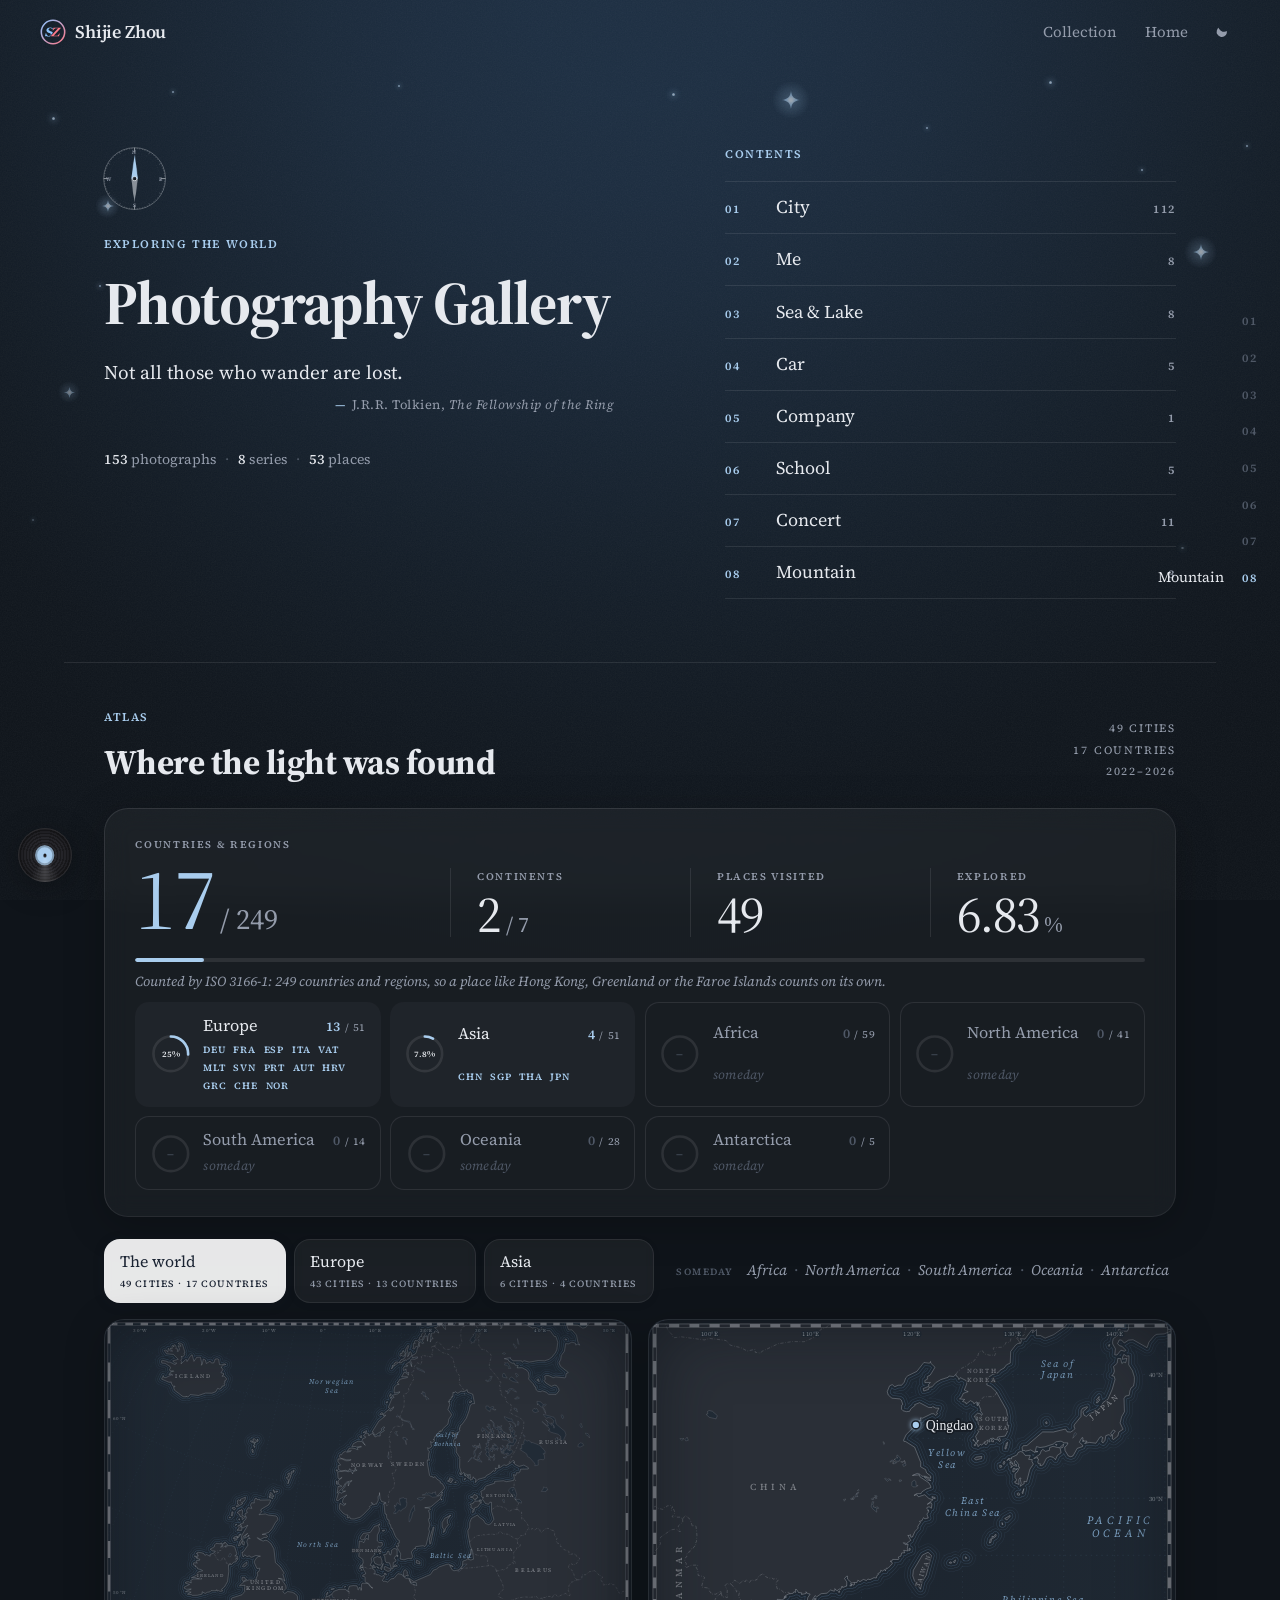
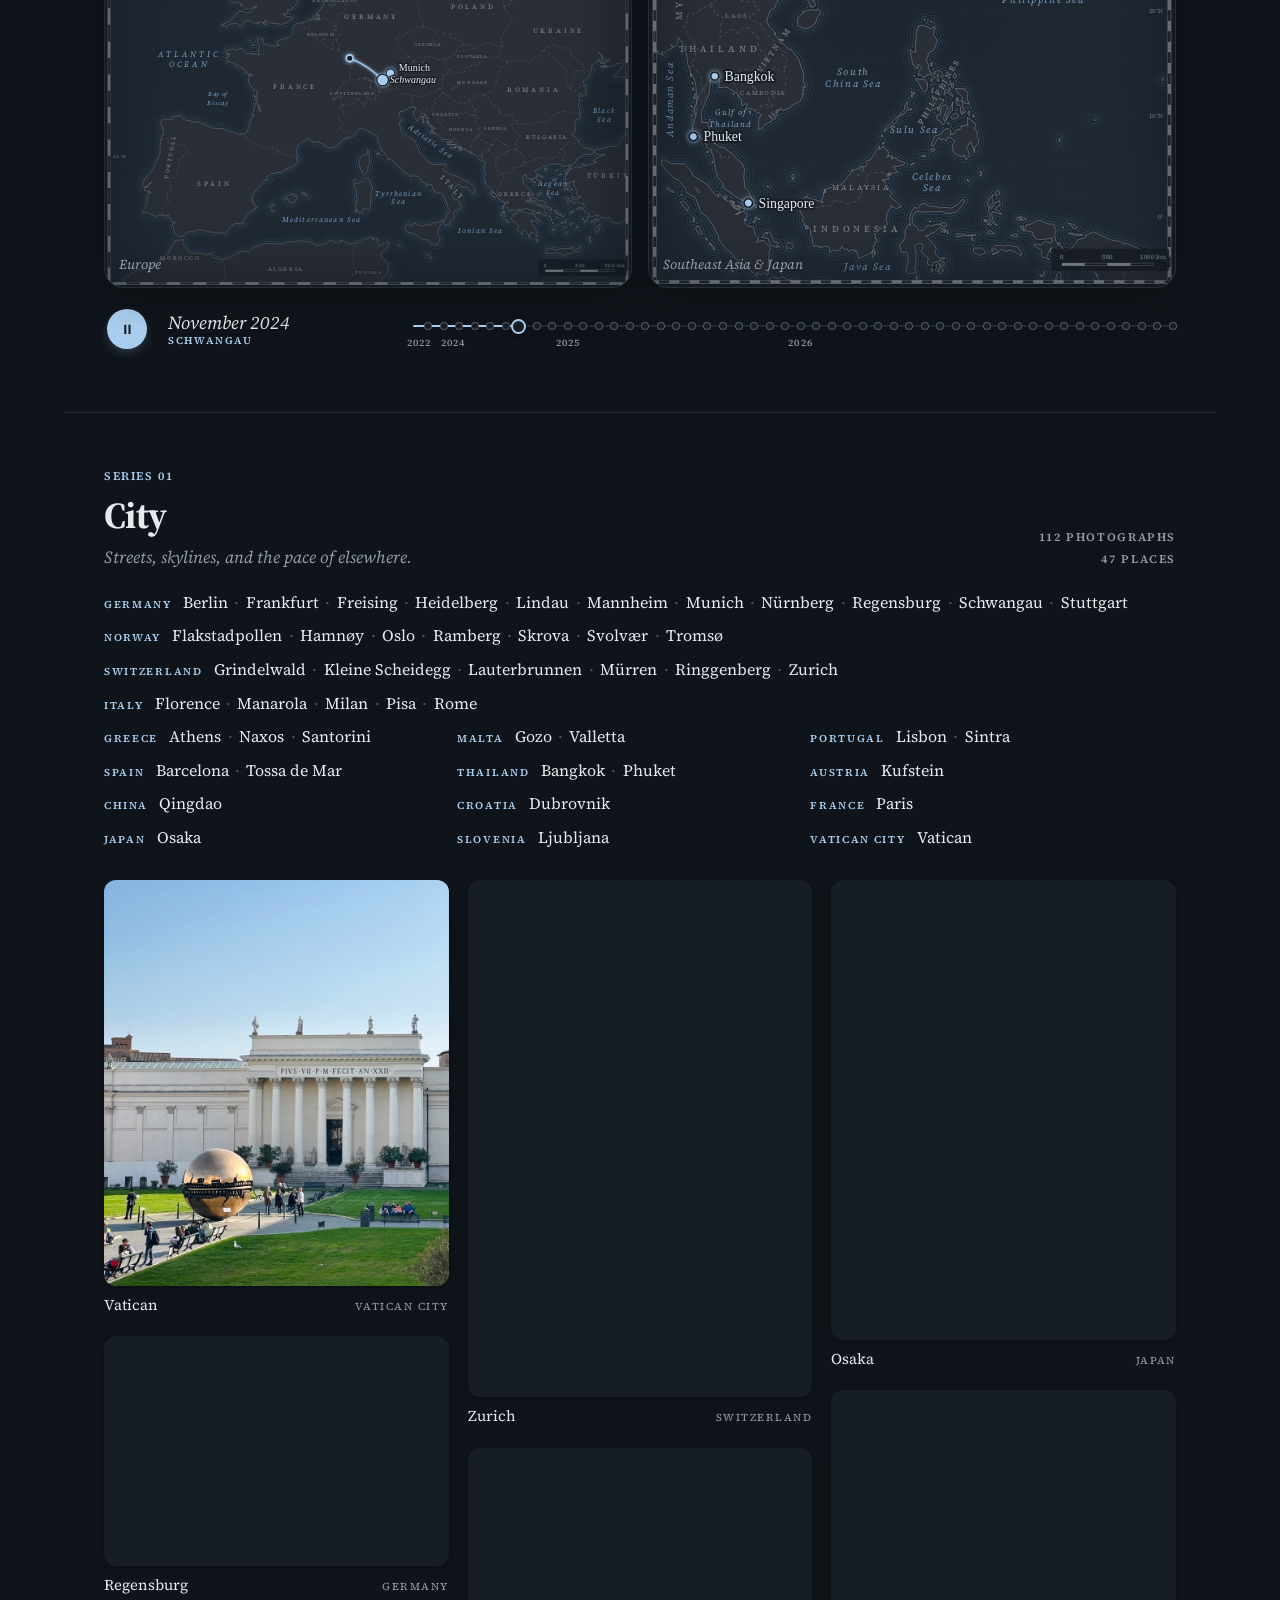
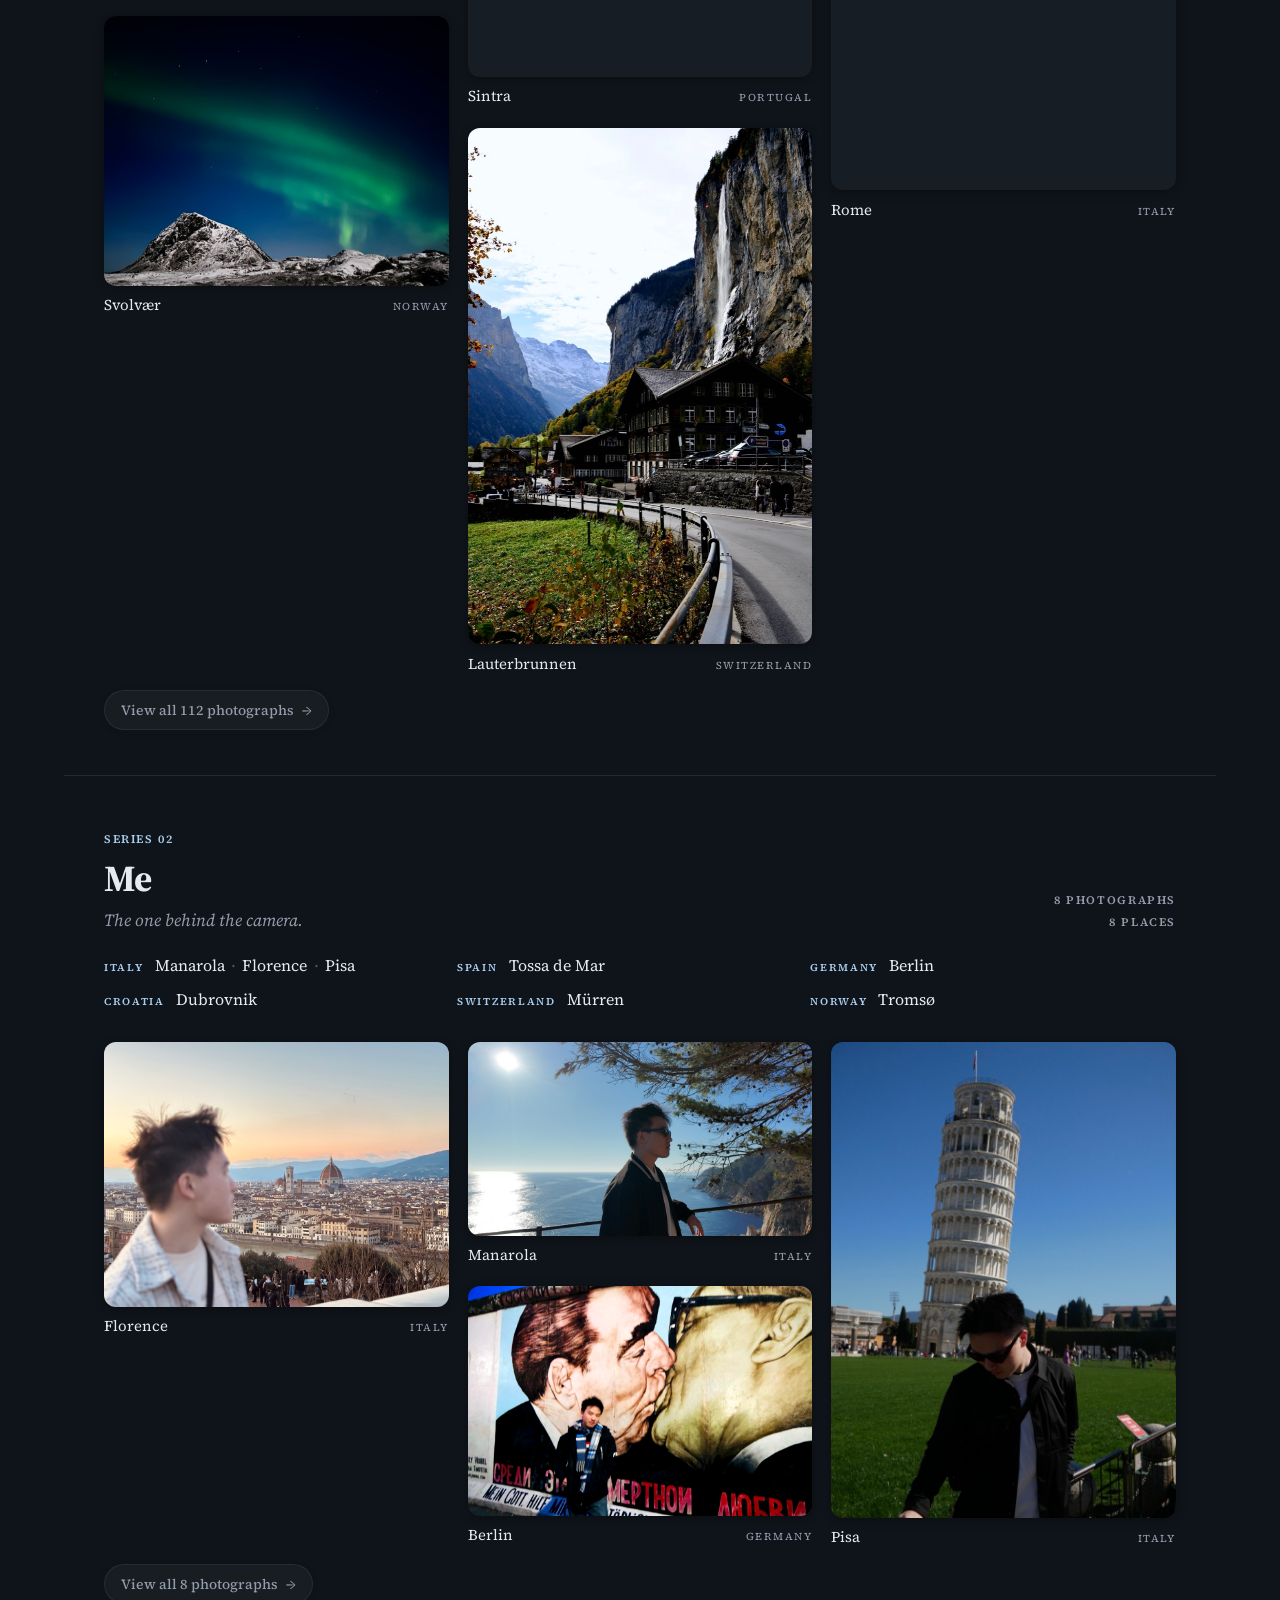
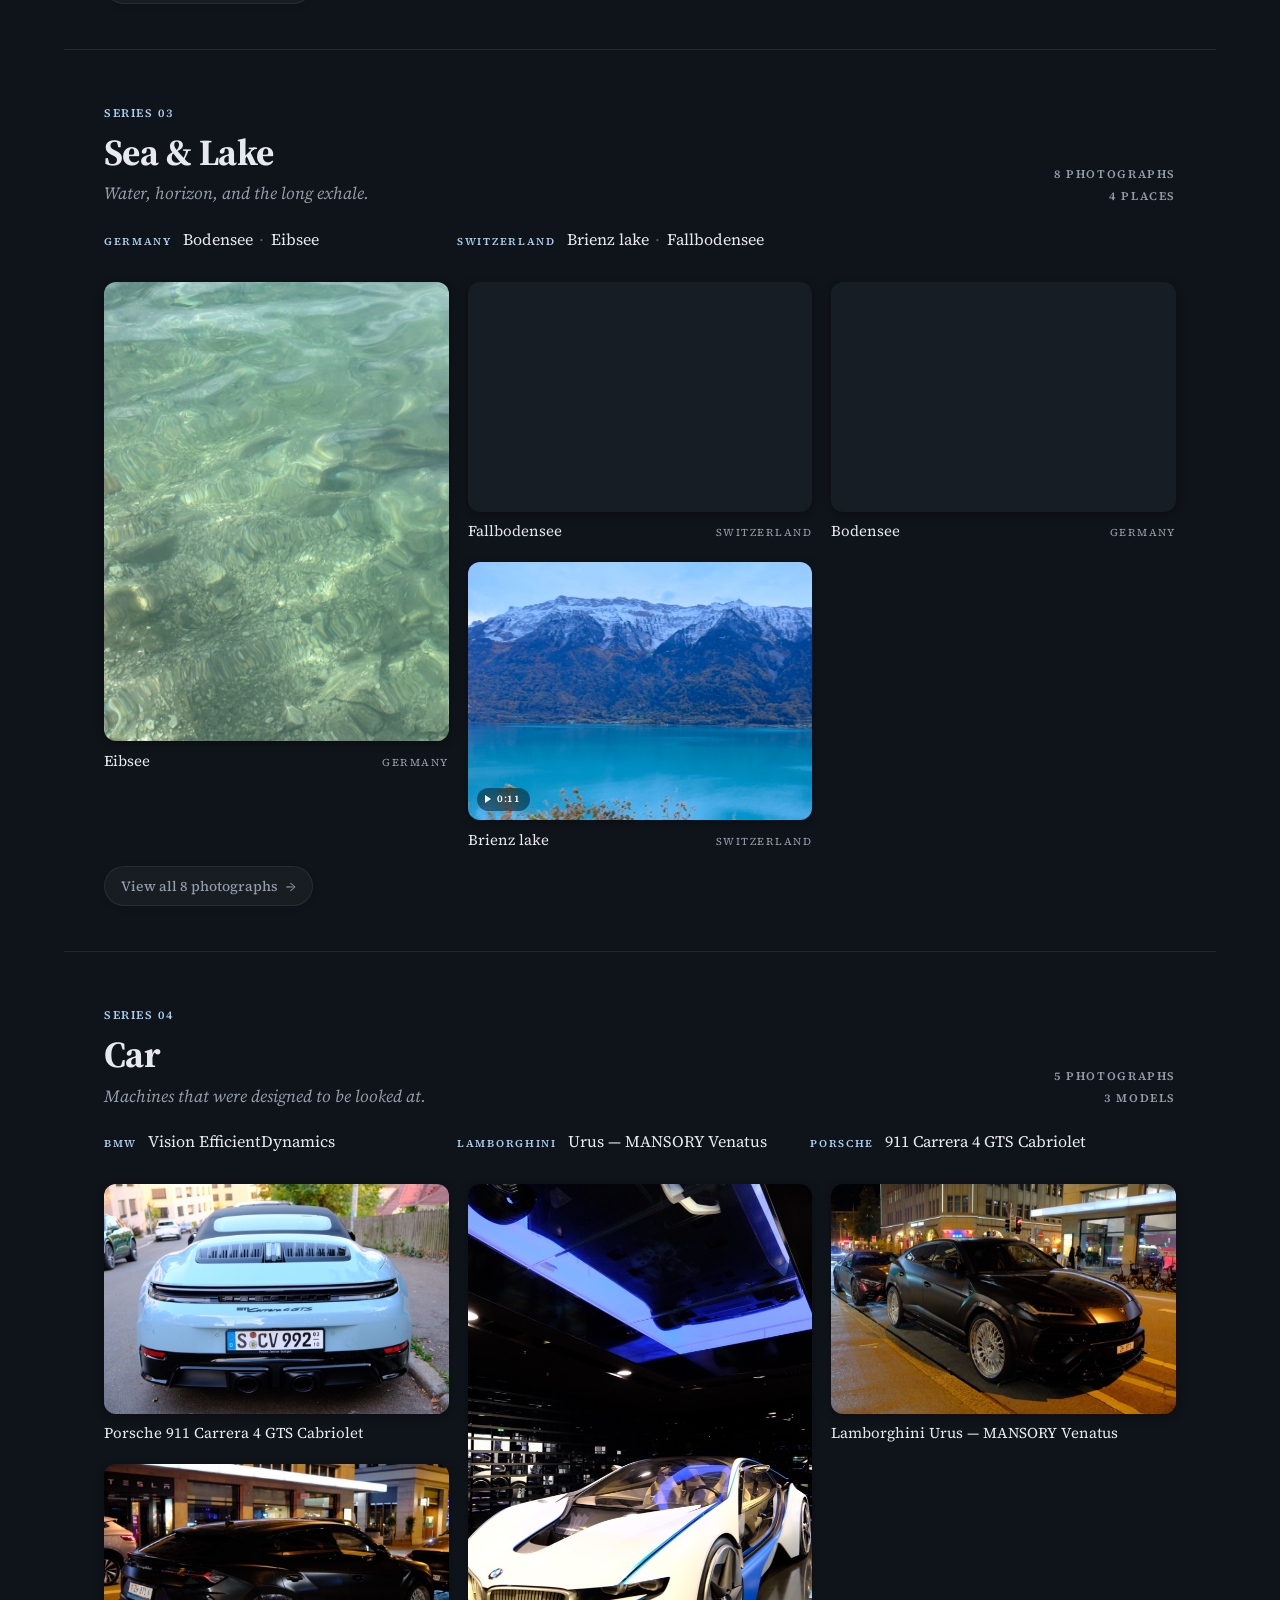
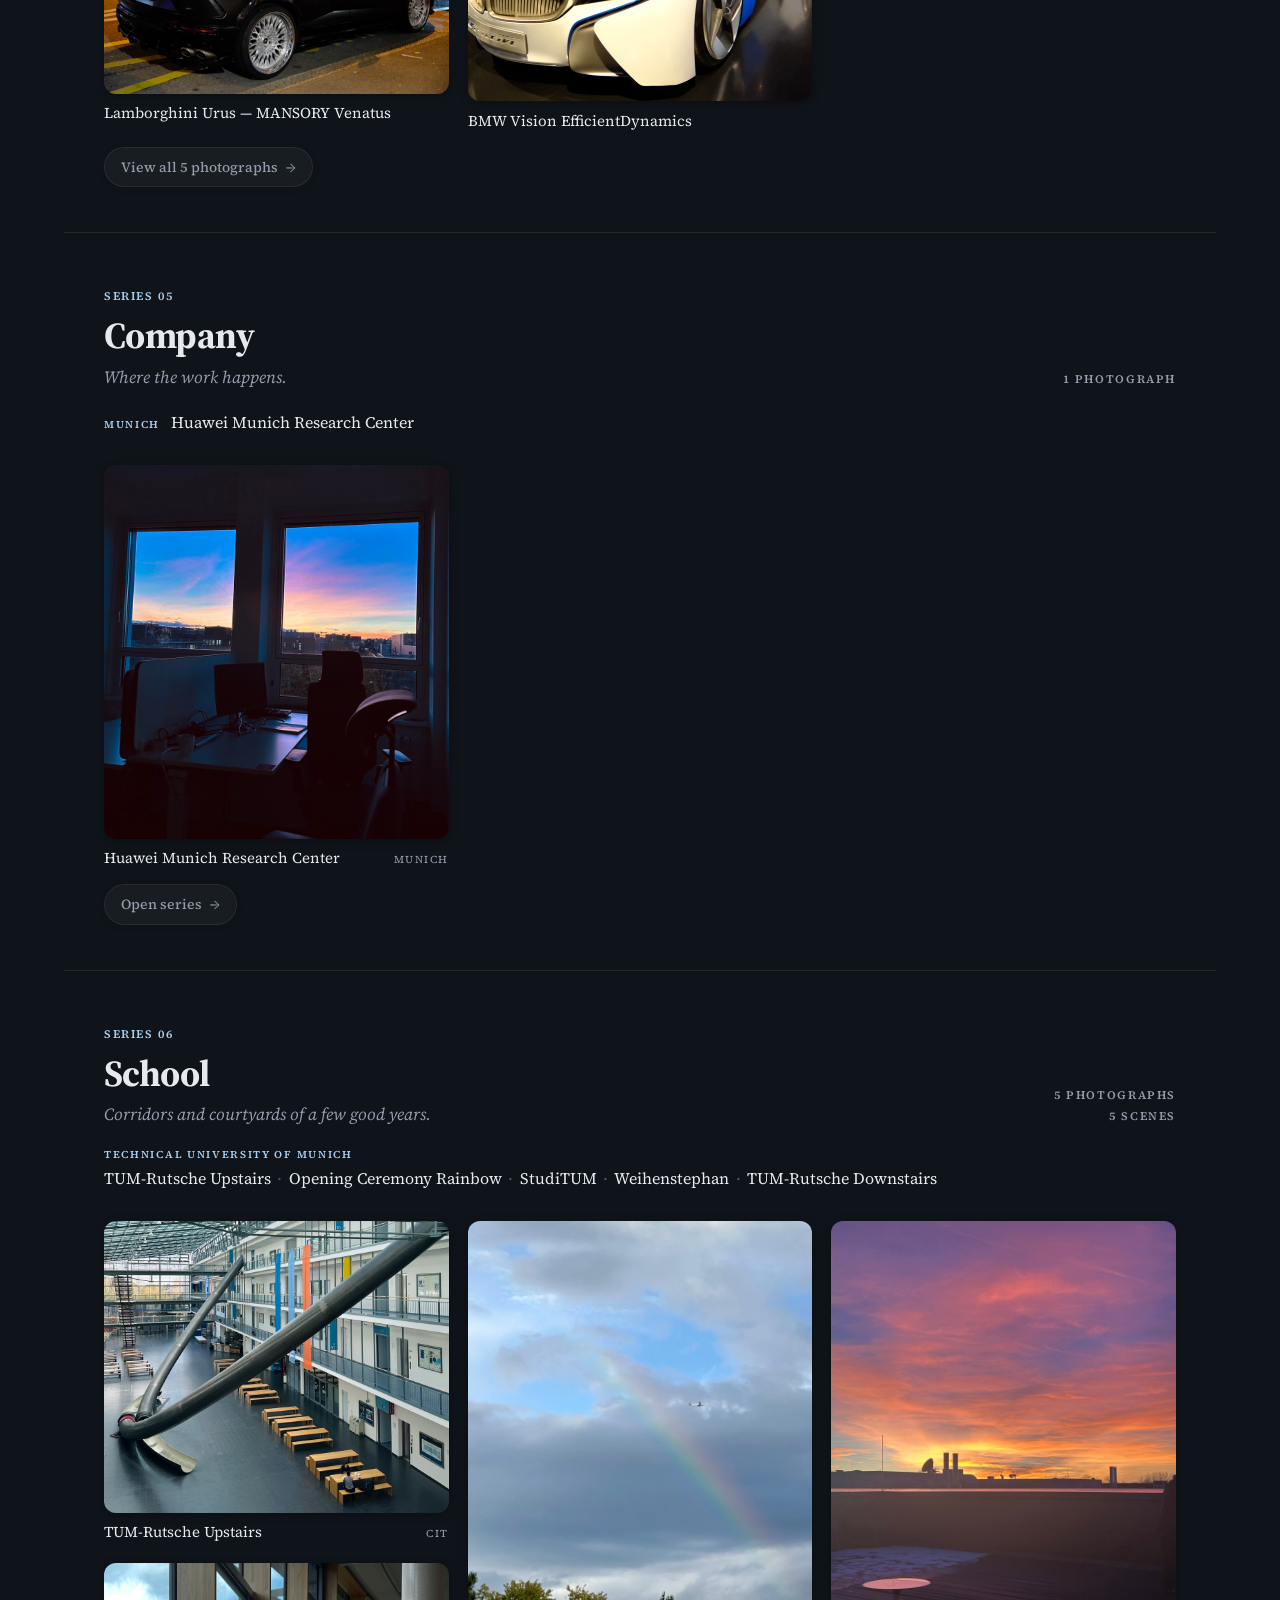
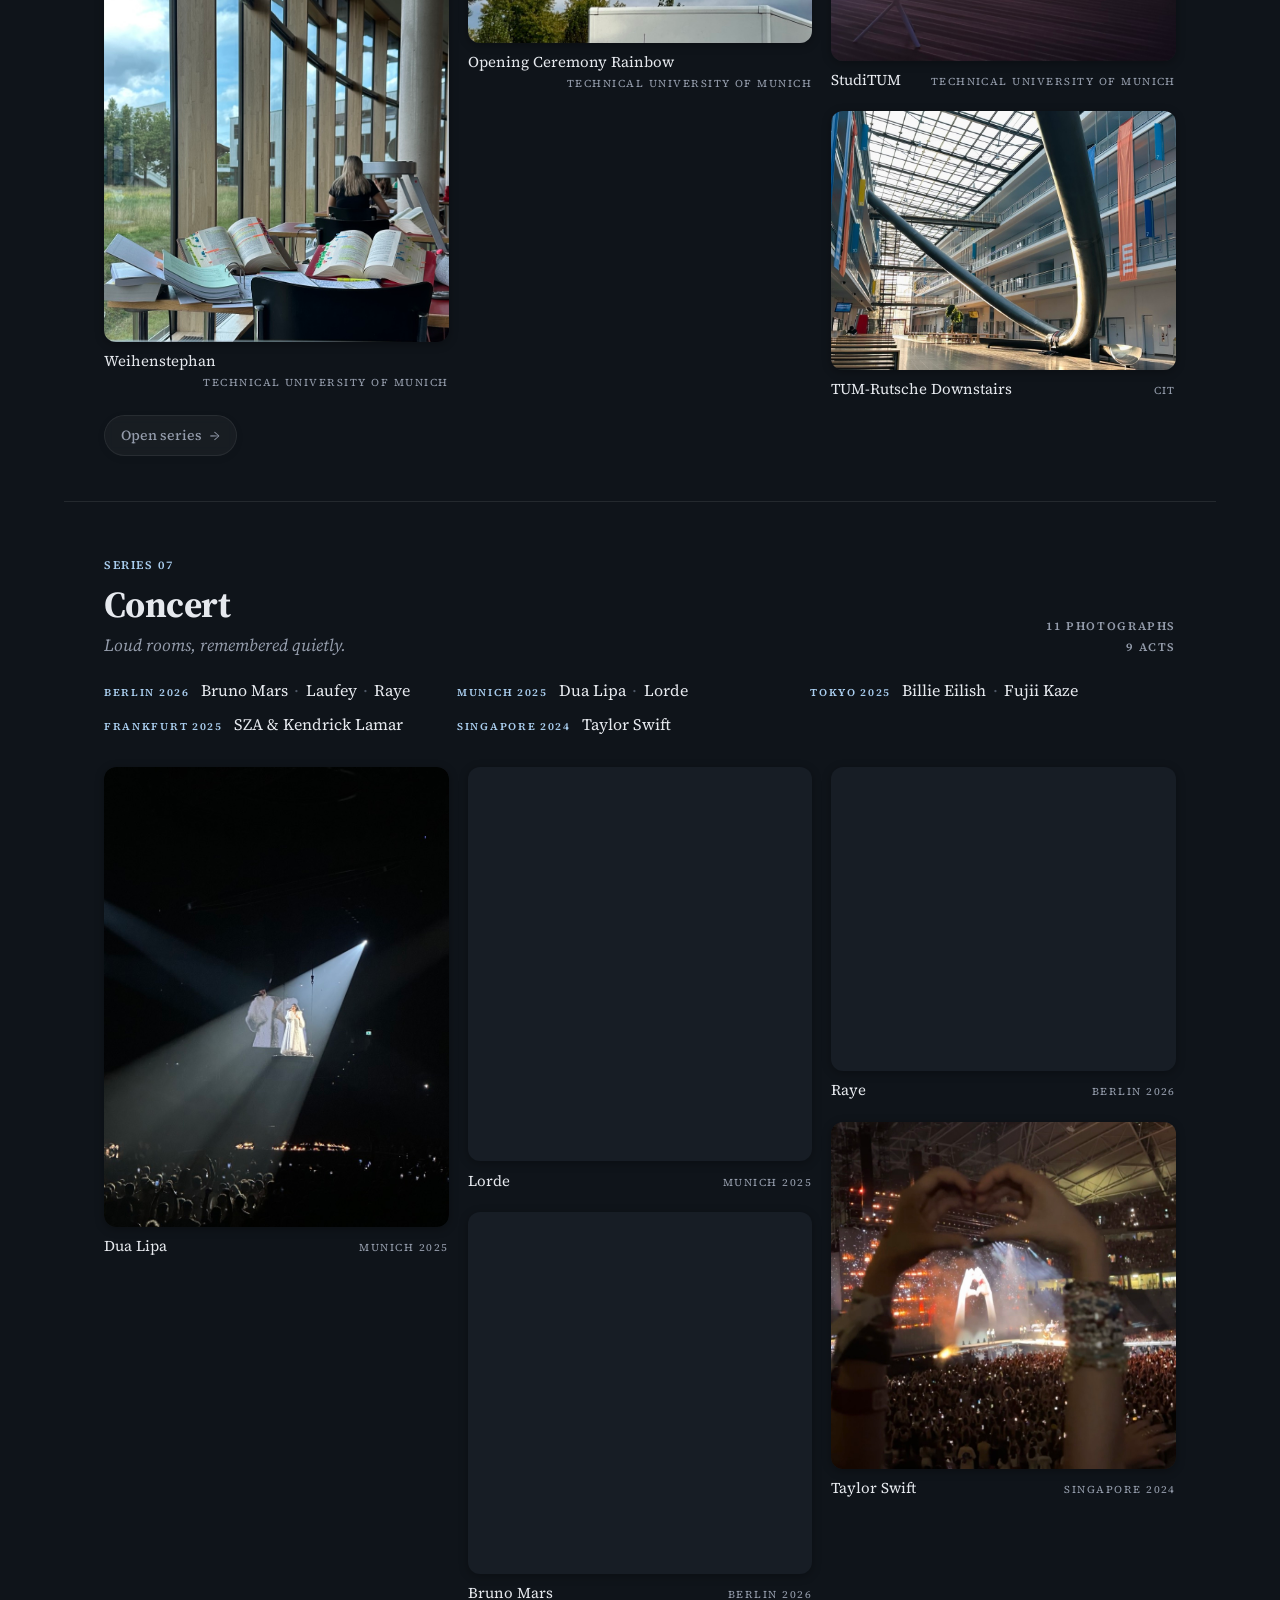
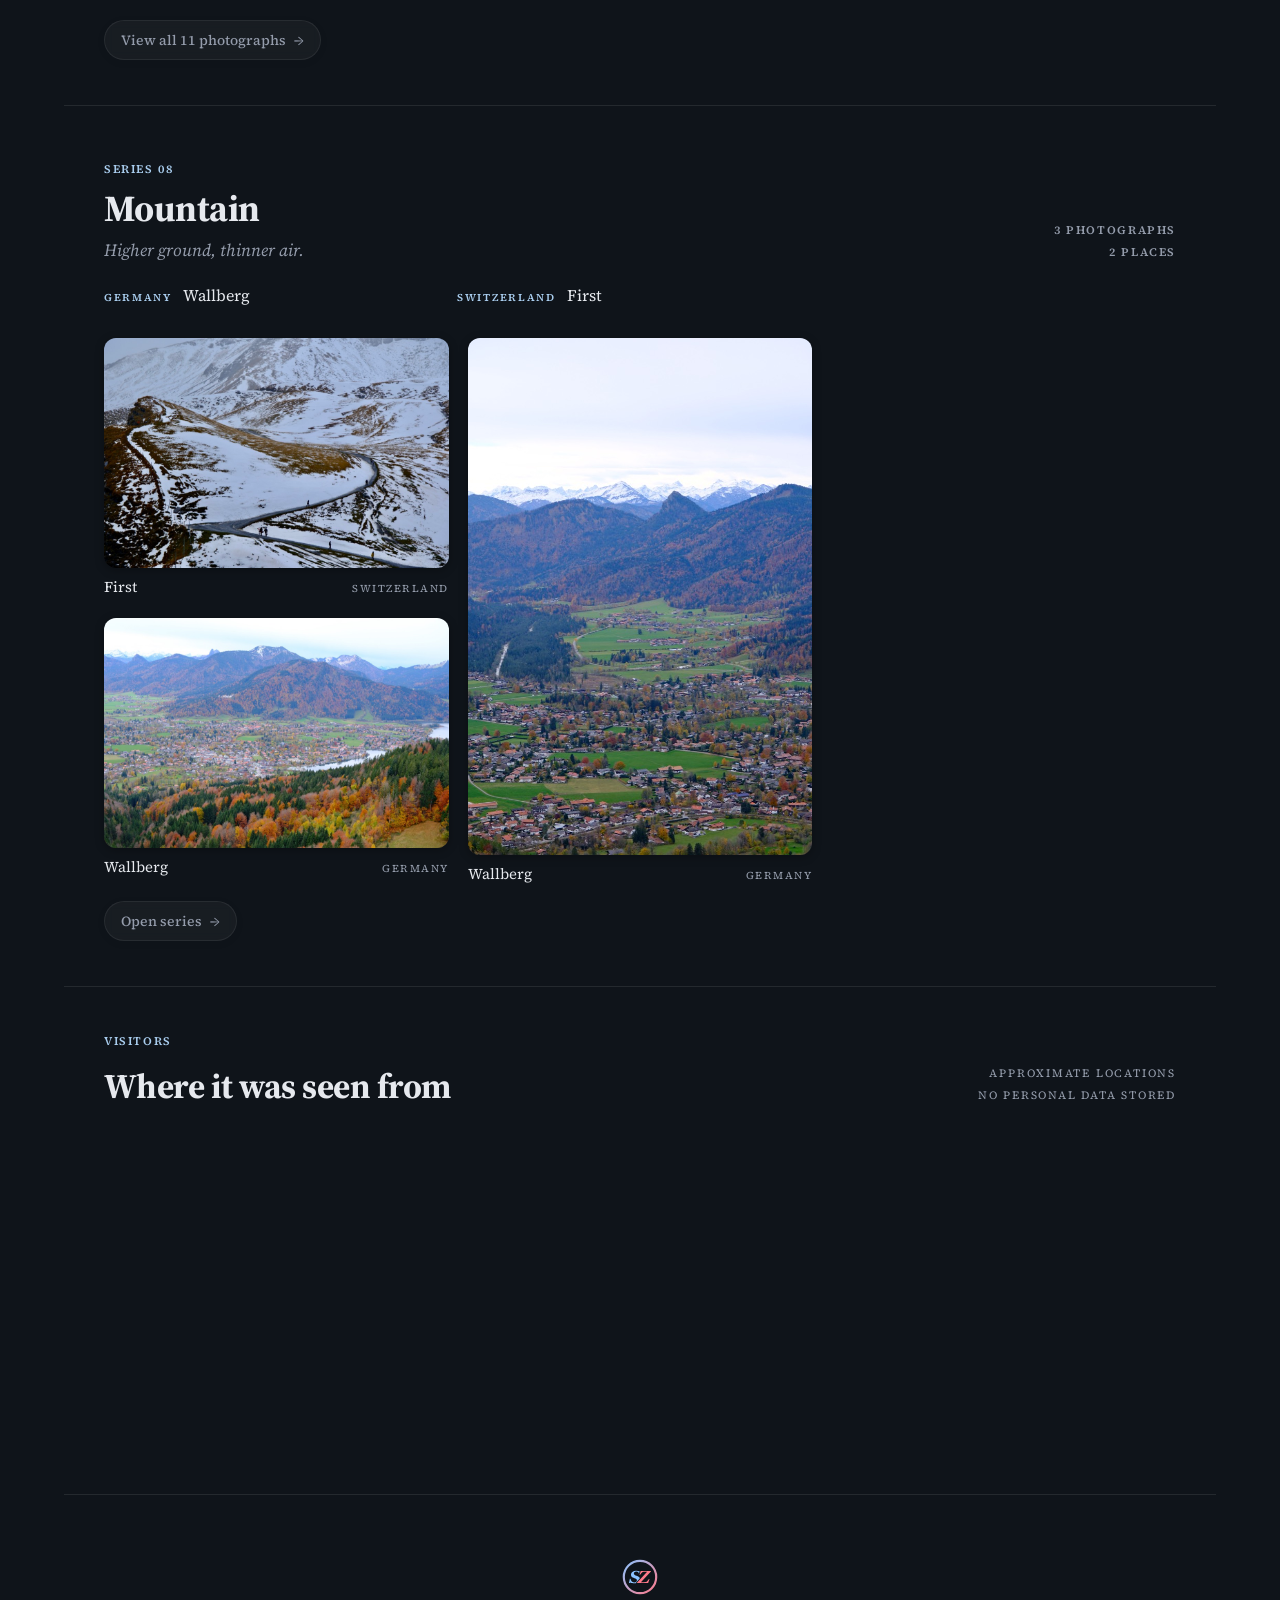
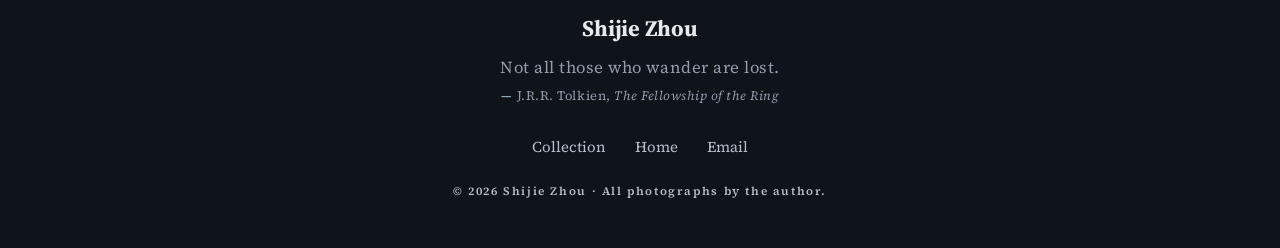
<file: index.html>
<!DOCTYPE html>
<html lang="en">
<head>
  <meta charset="UTF-8">
  <meta name="viewport" content="width=device-width, initial-scale=1.0">
  <title>Photography Gallery — Shijie Zhou</title>
  <meta name="description" content="A photography gallery by Shijie Zhou: cities, mountains, lakes and concerts across Europe and Asia.">
  <meta name="theme-color" content="#f4f1ea">
  <link rel="icon" href="assets/sz-mark.svg" type="image/svg+xml">
  <!-- 白天浅色、晚上深色，按访客本地时间自动切换（CSS 加载前执行，避免闪烁） -->
  <script src="js/theme.js?v=7c8f8b23"></script>
  <link rel="preconnect" href="https://fonts.googleapis.com">
  <link rel="preconnect" href="https://fonts.gstatic.com" crossorigin>
  <link href="https://fonts.googleapis.com/css2?family=Source+Serif+4:ital,wght@0,200..900;1,200..900&display=swap" rel="stylesheet">
  <link rel="stylesheet" href="css/style.css?v=382ce0b7">
</head>
<body>
  <a class="skip-link" href="#contents">Skip to contents</a>

  <header class="topbar" id="topbar">
    <i class="progress" id="progress" aria-hidden="true"></i>
    <a class="brand" href="#top">
      <img class="brand-mark" src="assets/sz-mark.svg" alt="" width="28" height="28">
      <span class="brand-name" id="brandName"></span>
    </a>
    <nav class="topbar-nav" aria-label="Site">
      <a class="topbar-link" href="collection/">Collection</a>
      <a class="topbar-link" id="homeLink" href="#">Home</a>
      <button class="index-toggle" id="indexToggle" aria-expanded="false" aria-controls="indexOverlay">Index</button>
      <button class="theme-toggle" id="themeToggle" aria-label="Toggle dark mode" title="Toggle dark mode">
        <svg class="tt-icon" viewBox="0 0 24 24" aria-hidden="true">
          <mask id="ttMoonMask">
            <rect width="24" height="24" fill="white"/>
            <circle class="tt-mask-circle" cx="12" cy="12" r="6" fill="black"/>
          </mask>
          <circle class="tt-core" cx="12" cy="12" r="5.2" fill="currentColor" mask="url(#ttMoonMask)"/>
          <g class="tt-rays" stroke="currentColor" stroke-width="1.6" stroke-linecap="round">
            <line x1="12" y1="1.8" x2="12" y2="4.2"/>
            <line x1="12" y1="19.8" x2="12" y2="22.2"/>
            <line x1="1.8" y1="12" x2="4.2" y2="12"/>
            <line x1="19.8" y1="12" x2="22.2" y2="12"/>
            <line x1="4.6" y1="4.6" x2="6.3" y2="6.3"/>
            <line x1="17.7" y1="17.7" x2="19.4" y2="19.4"/>
            <line x1="17.7" y1="6.3" x2="19.4" y2="4.6"/>
            <line x1="4.6" y1="19.4" x2="6.3" y2="17.7"/>
          </g>
        </svg>
      </button>
    </nav>
  </header>

  <nav class="index-overlay" id="indexOverlay" aria-hidden="true" aria-label="Series index">
    <ol class="index-list" id="indexList"></ol>
  </nav>

  <!-- 右侧编号导轨（宽屏） -->
  <nav class="rail" id="rail" aria-label="Series"></nav>

  <main id="top">
    <div id="home">
    <section class="intro" id="hero">
      <div class="intro-text">
        <div class="compass" id="compass" aria-hidden="true">
          <svg viewBox="0 0 100 100">
            <circle class="c-ring" cx="50" cy="50" r="46"/>
            <circle class="c-ring2" cx="50" cy="50" r="38"/>
            <g class="c-ticks"></g>
            <text class="c-l" x="50" y="13" text-anchor="middle">N</text>
            <text class="c-l" x="89" y="53" text-anchor="middle">E</text>
            <text class="c-l" x="50" y="93" text-anchor="middle">S</text>
            <text class="c-l" x="11" y="53" text-anchor="middle">W</text>
            <g class="c-needle" id="needle">
              <path class="c-n" d="M50 14 L55 50 L45 50 Z"/>
              <path class="c-s" d="M50 86 L55 50 L45 50 Z"/>
            </g>
            <circle class="c-pin" cx="50" cy="50" r="3"/>
          </svg>
        </div>
        <p class="eyebrow">Exploring the world</p>
        <h1 class="intro-title" id="introTitle"></h1>
        <figure class="intro-quote" id="introQuote">
          <blockquote class="intro-statement" id="introStatement"></blockquote>
          <figcaption class="quote-by" id="introQuoteBy"></figcaption>
        </figure>
        <p class="intro-stats" id="introStats"></p>
      </div>
      <nav class="contents" id="contents" aria-label="Contents">
        <p class="eyebrow">Contents</p>
        <ol class="contents-list" id="contentsList"></ol>
      </nav>
    </section>

    <!-- 地图：所有拍过照的地方 -->
    <section class="atlas" id="atlas" aria-label="Map of places photographed">
      <div class="atlas-head">
        <div>
          <p class="eyebrow reveal">Atlas</p>
          <h2 class="atlas-title reveal" style="--d:80ms">Where the light was found</h2>
        </div>
        <p class="atlas-stats reveal" id="atlasStats" style="--d:160ms"></p>
      </div>
      <!-- 护照：去过多少个国家，离环游世界还有多远 -->
      <div class="passport reveal" id="passport" style="--d:200ms" aria-label="Countries and regions visited">
        <div class="pp-figs">
          <div class="pp-fig lead"><span class="pp-k">Countries &amp; regions</span><span class="pp-v"><b id="ppN">0</b><i>/ <span id="ppTotal">249</span></i></span></div>
          <div class="pp-fig"><span class="pp-k">Continents</span><span class="pp-v"><b id="ppCN">0</b><i>/ 7</i></span></div>
          <div class="pp-fig"><span class="pp-k">Places visited</span><span class="pp-v"><b id="ppPlaces">0</b></span></div>
          <div class="pp-fig"><span class="pp-k">Explored</span><span class="pp-v"><b id="ppPct">0</b><i>%</i></span></div>
        </div>
        <div class="pp-bar" aria-hidden="true"><i id="ppFill"></i></div>
        <p class="pp-note" id="ppNote"></p>
        <div class="pp-ledger" id="ppCont"></div>
      </div>
      <!-- 按大洲看：All 显示两幅图版；选中某个大洲时那幅图版放大，右侧列出该洲的国家与城市 -->
      <div class="ct-bar reveal" style="--d:220ms">
        <div class="continents" id="continents" role="tablist" aria-label="Continents"></div>
        <p class="ct-someday" id="ctSomeday"></p>
      </div>
      <div class="atlas-frame reveal" style="--d:240ms">
        <div class="atlas-body">
          <div class="atlas-map" id="atlasMap"></div>
          <aside class="atlas-side" id="atlasSide" hidden></aside>
        </div>
        <div class="journey" aria-label="Journey timeline">
          <button class="jr-play" id="jrPlay" type="button" data-state="play" aria-label="Play the journey">
            <svg class="i-play" viewBox="0 0 24 24" aria-hidden="true"><path d="M8 5.5v13l10.5-6.5z" fill="currentColor"/></svg>
            <svg class="i-pause" viewBox="0 0 24 24" aria-hidden="true"><path d="M7.5 5.5h3v13h-3zM13.5 5.5h3v13h-3z" fill="currentColor"/></svg>
            <svg class="i-replay" viewBox="0 0 24 24" aria-hidden="true"><path d="M12 5a7 7 0 1 1-6.6 4.7" fill="none" stroke="currentColor" stroke-width="1.8" stroke-linecap="round"/><path d="M4.2 4.8l1.3 5 4.9-1.5" fill="none" stroke="currentColor" stroke-width="1.8" stroke-linecap="round" stroke-linejoin="round"/></svg>
          </button>
          <div class="jr-now" aria-live="polite"><span class="jr-date" id="jrDate"></span><span class="jr-place" id="jrPlace"></span></div>
          <div class="jr-track">
            <div class="jr-rail"><div class="jr-fill" id="jrFill"></div></div>
            <div class="jr-marks" id="jrMarks"></div>
            <input class="jr-range" id="jrRange" type="range" min="0" max="1000" step="1" value="0" aria-label="Scrub through the journey">
          </div>
        </div>
        <div class="atlas-tip" id="atlasTip" hidden><img alt=""><div class="atlas-tip-text"><b></b><span></span></div></div>
      </div>
    </section>

    <div id="seriesRoot"></div>

    <!-- 访客地球（RevolverMaps2）：main.js 加载脚本即计数，地球本身是懒加载的 iframe -->
    <section class="visitors" id="visitors" aria-label="Where visitors come from" hidden>
      <div class="atlas-head">
        <div>
          <p class="eyebrow reveal">Visitors</p>
          <h2 class="atlas-title reveal" style="--d:80ms">Where it was seen from</h2>
        </div>
        <p class="atlas-stats reveal" style="--d:160ms">Approximate locations<br>No personal data stored</p>
      </div>
      <div class="visitors-globe reveal" id="visitorsGlobe" style="--d:240ms"></div>
    </section>
    </div>

    <!-- 系列页（#/slug）：该系列全部照片 -->
    <section class="series-page" id="seriesPage" hidden></section>
  </main>

  <footer class="site-footer">
    <img class="footer-mark" src="assets/sz-mark.svg" alt="" width="36" height="36">
    <p class="footer-name" id="footerName"></p>
    <p class="footer-statement" id="footerStatement"></p>
    <p class="quote-by footer-by" id="footerQuoteBy"></p>
    <nav class="footer-links" id="footerLinks"></nav>
    <p class="footer-copy" id="footerCopy"></p>
  </footer>

  <!-- 背景音乐：Spotify 官方播放器，访客点唱片才会播放（浏览器不允许自动播放） -->
  <aside class="soundtrack" id="soundtrack" aria-label="Soundtrack" hidden>
    <div class="st-panel" id="stPanel" hidden>
      <div class="st-embed" id="stEmbed"></div>
      <div class="st-foot"><a class="st-alt" id="stAlt" target="_blank" rel="noopener">Open on YouTube <span aria-hidden="true">↗</span></a><button class="st-close" id="stClose" type="button" aria-label="Hide player">×</button></div>
    </div>
    <button class="st-disc" id="stDisc" type="button" aria-label="Play the soundtrack" aria-pressed="false">
      <span class="st-vinyl"><span class="st-label"></span></span>
    </button>
    <div class="st-meta" id="stMeta">
      <span class="st-kicker">Soundtrack</span>
      <span class="st-title" id="stTitle"></span>
      <span class="st-artist" id="stArtist"></span>
    </div>
  </aside>

  <div class="lightbox" id="lightbox" aria-hidden="true" role="dialog" aria-modal="true" aria-label="Photograph viewer">
    <button class="lb-close" id="lbClose" aria-label="Close">
      <svg viewBox="0 0 24 24" width="22" height="22" aria-hidden="true"><path d="M5 5l14 14M19 5L5 19" stroke="currentColor" stroke-width="1.5" stroke-linecap="round"/></svg>
    </button>
    <button class="lb-nav lb-prev" id="lbPrev" aria-label="Previous">
      <svg viewBox="0 0 24 24" width="26" height="26" aria-hidden="true"><path d="M15 5l-7 7 7 7" fill="none" stroke="currentColor" stroke-width="1.5" stroke-linecap="round" stroke-linejoin="round"/></svg>
    </button>
    <button class="lb-nav lb-next" id="lbNext" aria-label="Next">
      <svg viewBox="0 0 24 24" width="26" height="26" aria-hidden="true"><path d="M9 5l7 7-7 7" fill="none" stroke="currentColor" stroke-width="1.5" stroke-linecap="round" stroke-linejoin="round"/></svg>
    </button>
    <figure class="lb-figure">
      <div class="lb-media" id="lbMedia"></div>
      <figcaption class="lb-caption">
        <div class="lb-line"><span class="lb-title" id="lbTitle"></span><span class="lb-meta" id="lbMeta"></span></div>
        <div class="lb-exif" id="lbExif"></div>
      </figcaption>
    </figure>
    <div class="lb-strip" id="lbStrip" aria-label="Photographs in this series"></div>
  </div>

  <script src="js/site.js?v=1c20db49"></script>
  <script src="js/iso.js?v=600dda38"></script>
  <script src="js/data.js?v=124e4959"></script>
  <script src="js/map.js?v=307dfad5"></script>
  <script src="js/stardust.js?v=71445397"></script>
  <script src="js/main.js?v=96e81925"></script>
</body>
</html>
</file>
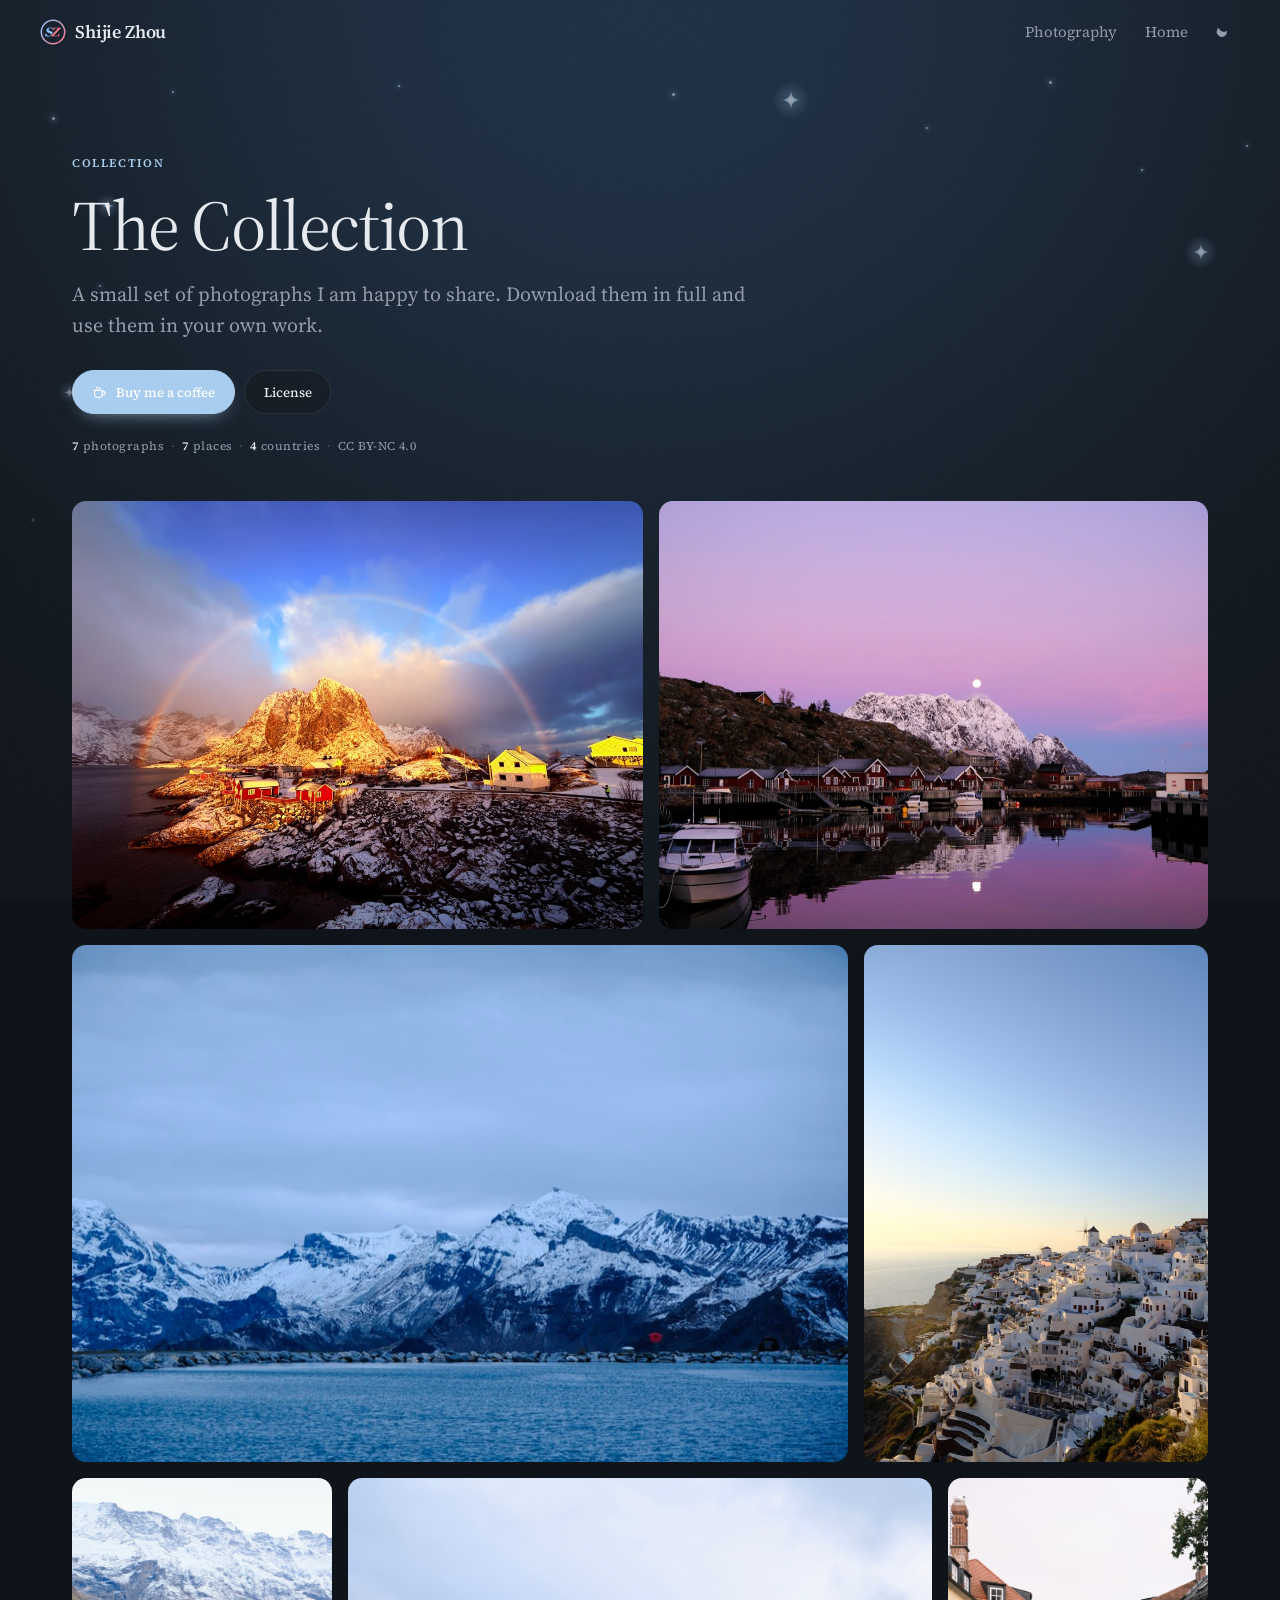
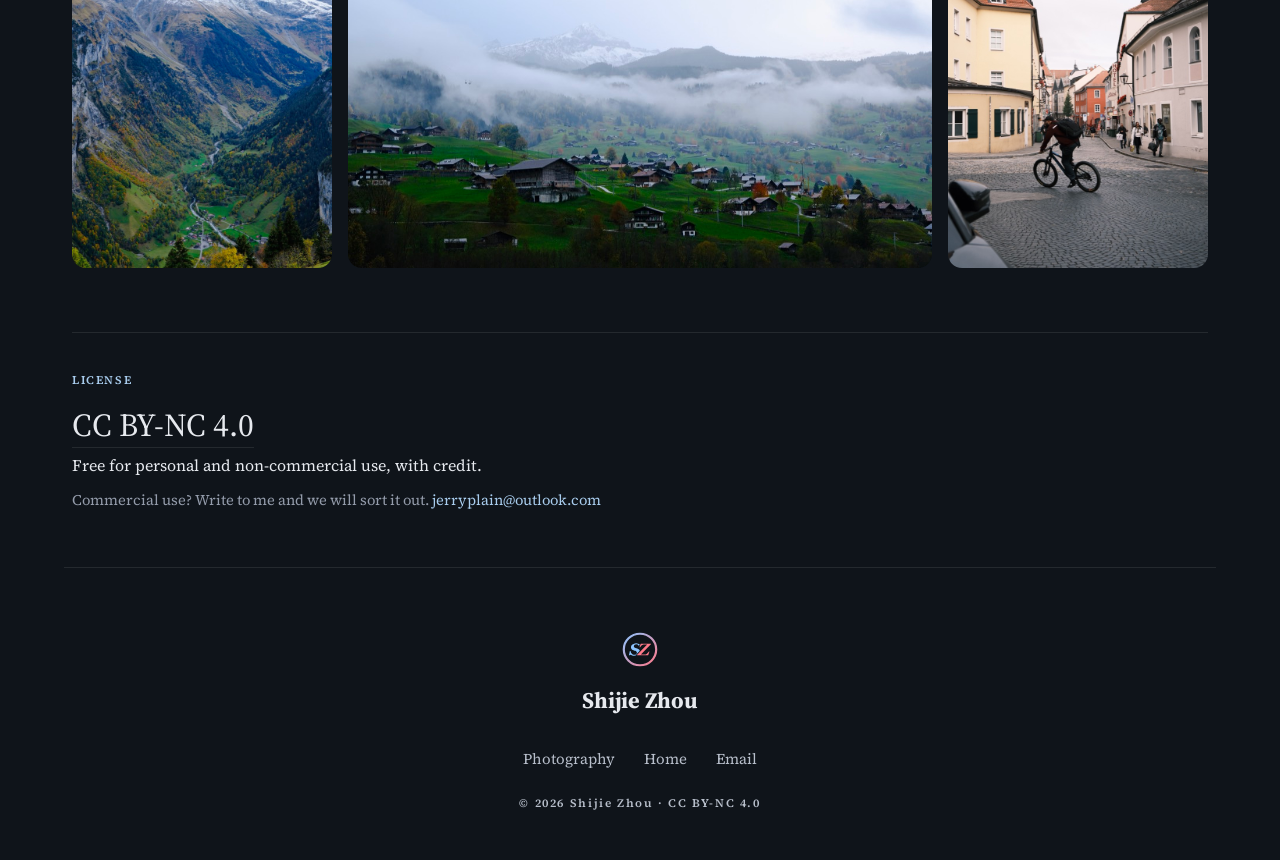
<file: collection/index.html>
<!DOCTYPE html>
<html lang="en">
<head>
  <meta charset="UTF-8">
  <meta name="viewport" content="width=device-width, initial-scale=1.0">
  <title>The Collection — Shijie Zhou</title>
  <meta name="description" content="A small set of photographs by Shijie Zhou, free to download for personal and non-commercial use.">
  <meta name="theme-color" content="#f4f1ea">
  <link rel="icon" href="../assets/sz-mark.svg" type="image/svg+xml">
  <script src="../js/theme.js?v=7c8f8b23"></script>
  <script>
    (function () { try {
      if (new URLSearchParams(location.search).has("noreveal")) document.documentElement.classList.add("noreveal");
    } catch (e) {} })();
  </script>
  <link rel="preconnect" href="https://fonts.googleapis.com">
  <link rel="preconnect" href="https://fonts.gstatic.com" crossorigin>
  <link href="https://fonts.googleapis.com/css2?family=Source+Serif+4:ital,wght@0,200..900;1,200..900&display=swap" rel="stylesheet">
  <link rel="stylesheet" href="../css/style.css?v=382ce0b7">
  <link rel="stylesheet" href="collection.css?v=dbda0c7d">
</head>
<body class="collection-page">

  <header class="topbar" id="topbar">
    <a class="brand" href="../">
      <img class="brand-mark" src="../assets/sz-mark.svg" alt="" width="28" height="28">
      <span class="brand-name">Shijie Zhou</span>
    </a>
    <nav class="topbar-nav cl-nav" aria-label="Site">
      <a class="topbar-link" href="../">Photography</a>
      <a class="topbar-link" href="https://jerryplain.github.io/">Home</a>
      <button class="theme-toggle" id="themeToggle" aria-label="Toggle dark mode" title="Toggle dark mode">
        <svg class="tt-icon" viewBox="0 0 24 24" aria-hidden="true">
          <mask id="ttMoonMask"><rect width="24" height="24" fill="white"/><circle class="tt-mask-circle" cx="12" cy="12" r="6" fill="black"/></mask>
          <circle class="tt-core" cx="12" cy="12" r="5.2" fill="currentColor" mask="url(#ttMoonMask)"/>
          <g class="tt-rays" stroke="currentColor" stroke-width="1.6" stroke-linecap="round">
            <line x1="12" y1="1.8" x2="12" y2="4.2"/><line x1="12" y1="19.8" x2="12" y2="22.2"/>
            <line x1="1.8" y1="12" x2="4.2" y2="12"/><line x1="19.8" y1="12" x2="22.2" y2="12"/>
            <line x1="4.6" y1="4.6" x2="6.3" y2="6.3"/><line x1="17.7" y1="17.7" x2="19.4" y2="19.4"/>
            <line x1="17.7" y1="6.3" x2="19.4" y2="4.6"/><line x1="4.6" y1="19.4" x2="6.3" y2="17.7"/>
          </g>
        </svg>
      </button>
    </nav>
  </header>

  <main class="cl" id="top">
    <section class="cl-hero">
      <p class="eyebrow">Collection</p>
      <h1 class="cl-title" id="clTitle"></h1>
      <p class="cl-lede" id="clLede"></p>
      <div class="cl-actions">
        <button class="cl-btn primary" id="clSupportBtn" type="button"></button>
        <a class="cl-btn" href="#license">License</a>
      </div>
      <p class="cl-stats" id="clStats"></p>
    </section>

    <div class="cl-topics" id="clTopics" role="tablist" aria-label="Topics"></div>
    <div class="cl-grid" id="clGrid"></div>

    <section class="cl-license" id="license">
      <div>
        <p class="eyebrow">License</p>
        <h2 class="cl-h2" id="licName"></h2>
        <p class="cl-p" id="licShort"></p>
        <p class="cl-p soft" id="licCommercial"></p>
      </div>
    </section>
  </main>

  <footer class="site-footer">
    <img class="footer-mark" src="../assets/sz-mark.svg" alt="" width="36" height="36">
    <p class="footer-name">Shijie Zhou</p>
    <nav class="footer-links"><a href="../">Photography</a><a href="https://jerryplain.github.io/">Home</a><a id="footerMail" href="#">Email</a></nav>
    <p class="footer-copy" id="footerCopy"></p>
  </footer>

  <!-- photo sheet -->
  <div class="cl-sheet" id="sheet" role="dialog" aria-modal="true" aria-label="Photograph" hidden>
    <button class="cl-x" id="sheetClose" type="button" aria-label="Close">
      <svg viewBox="0 0 24 24" width="22" height="22" aria-hidden="true"><path d="M5 5l14 14M19 5L5 19" stroke="currentColor" stroke-width="1.5" stroke-linecap="round"/></svg>
    </button>
    <button class="cl-nav-btn prev" id="sheetPrev" type="button" aria-label="Previous"><svg viewBox="0 0 24 24" width="24" height="24" aria-hidden="true"><path d="M15 5l-7 7 7 7" fill="none" stroke="currentColor" stroke-width="1.5" stroke-linecap="round" stroke-linejoin="round"/></svg></button>
    <button class="cl-nav-btn next" id="sheetNext" type="button" aria-label="Next"><svg viewBox="0 0 24 24" width="24" height="24" aria-hidden="true"><path d="M9 5l7 7-7 7" fill="none" stroke="currentColor" stroke-width="1.5" stroke-linecap="round" stroke-linejoin="round"/></svg></button>
    <div class="cl-sheet-inner">
      <div class="cl-sheet-media" id="sheetMedia"></div>
      <aside class="cl-sheet-info" id="sheetInfo"></aside>
    </div>
  </div>

  <!-- support sheet -->
  <div class="cl-support" id="support" role="dialog" aria-modal="true" aria-label="Support" hidden>
    <div class="cl-support-card">
      <button class="cl-x small" id="supportClose" type="button" aria-label="Close">
        <svg viewBox="0 0 24 24" width="20" height="20" aria-hidden="true"><path d="M5 5l14 14M19 5L5 19" stroke="currentColor" stroke-width="1.5" stroke-linecap="round"/></svg>
      </button>
      <div id="supportBody"></div>
    </div>
  </div>

  <script src="../js/site.js?v=1c20db49"></script>
  <script src="../js/data.js?v=124e4959"></script>
  <script src="picks.js?v=ed62a8cf"></script>
  <script src="config.js?v=6136f062"></script>
  <script src="../js/stardust.js?v=71445397"></script>
  <script src="collection.js?v=65c17c05"></script>
</body>
</html>
</file>
<file: css/style.css>
/* ============================================================
   Shijie Zhou — Photography Gallery
   Porcelain paper, glass cards, one baby-blue accent, an orderly grid —
   the homepage's "paper & glass" look. Dark mode brings the stars.
   ============================================================ */

:root {
  /* the homepage's "paper & glass" palette: porcelain paper, ink-blue text, one
     baby-blue accent in three strengths — --sky the colour itself (glow, selection,
     highlighter), --accent-soft a step deeper for marks, --accent a denim that reads
     as text (4.6:1 on the paper) */
  --bg: #f4f6f8;
  --bg-rgb: 244 246 248;
  --paper: #fafbfc;
  --ink: #1a2332;
  --ink-soft: #6b7a8d;
  --ink-mid: #4a5568; /* between ink and ink-soft: quiet but readable (7:1) */
  --ink-faint: #b3b9c2;
  --shade-rgb: 44 70 108; /* shadows: slate with a little blue in it */
  --hairline: rgb(var(--shade-rgb) / 0.1);
  --sky-rgb: 184 215 242;
  --accent-rgb: 64 111 158;
  --accent: rgb(var(--accent-rgb));
  --accent-soft-rgb: 128 177 222;
  --accent-soft: rgb(var(--accent-soft-rgb));
  --link: #2e86c1;
  --shadow: rgb(var(--shade-rgb) / 0.14);

  /* glass cards, as on the homepage */
  --glass: rgb(255 255 255 / 0.72);
  --glass-hover: rgb(255 255 255 / 0.9);
  --glass-border: rgb(255 255 255 / 0.6);
  --glass-border-hi: rgb(255 255 255 / 0.85);
  --glass-shadow: 0 8px 40px rgb(var(--shade-rgb) / 0.08), 0 2px 8px rgb(var(--shade-rgb) / 0.04);
  --glass-shadow-hover: 0 12px 48px rgb(var(--shade-rgb) / 0.14), 0 4px 12px rgb(var(--shade-rgb) / 0.06);
  --glow-rgb: var(--sky-rgb);
  --glow-a: 0.62;

  /* one family throughout, Source Serif 4, like the homepage */
  --serif: "Source Serif 4", "Source Serif Pro", Georgia, "Times New Roman", "Songti SC", serif;
  --display: var(--serif);
  --sans: var(--serif);

  --ease: cubic-bezier(0.22, 1, 0.36, 1);
  --gutter: clamp(1.1rem, 4vw, 2.5rem);
  --container: 72rem;
  --radius: 12px;
  color-scheme: light;
}

:root[data-theme="dark"] {
  --bg: #0f141a;
  --bg-rgb: 15 20 26;
  --paper: #171d25;
  --ink: #e6e9ee;
  --ink-soft: #949cab;
  --ink-mid: #b8bfcb;
  --ink-faint: #4f5866;
  --shade-rgb: 0 0 0;
  --hairline: rgba(255, 255, 255, 0.09);
  --sky-rgb: 169 205 238;
  --accent-rgb: 169 205 238; /* at night the baby blue itself reads as text */
  --accent-soft-rgb: 128 177 222;
  --link: #6db3e6;
  --shadow: rgba(0, 0, 0, 0.55);

  --glass: rgb(255 255 255 / 0.04);
  --glass-hover: rgb(255 255 255 / 0.06);
  --glass-border: rgb(255 255 255 / 0.07);
  --glass-border-hi: rgb(255 255 255 / 0.1);
  --glass-shadow: 0 8px 40px rgb(0 0 0 / 0.22);
  --glass-shadow-hover: 0 12px 48px rgb(0 0 0 / 0.32);
  --glow-rgb: 70 125 185;
  --glow-a: 0.26;
  color-scheme: dark;
}

* { margin: 0; padding: 0; box-sizing: border-box; }

html { scroll-behavior: smooth; }
@media (prefers-reduced-motion: reduce) {
  html { scroll-behavior: auto; }
  *, *::before, *::after { transition-duration: 0.01ms !important; animation-duration: 0.01ms !important; }
}

body {
  background: var(--bg);
  color: var(--ink);
  font-family: var(--sans);
  font-size: 15px;
  line-height: 1.6;
  -webkit-font-smoothing: antialiased;
  text-rendering: optimizeLegibility;
  overflow-x: hidden;
}
/* three faint colour washes, fixed to the viewport and drifting very slowly — the homepage trick, alive */
body::before {
  content: ""; position: fixed; inset: -12%; z-index: 0; pointer-events: none;
  background-image:
    radial-gradient(60rem 40rem at 12% 8%, rgba(192, 57, 43, 0.08), transparent 62%),
    radial-gradient(55rem 45rem at 88% 26%, rgba(46, 134, 193, 0.09), transparent 64%),
    radial-gradient(50rem 40rem at 60% 96%, rgba(214, 158, 46, 0.08), transparent 62%);
  animation: drift 48s ease-in-out infinite alternate;
}
@keyframes drift {
  0% { transform: translate(0, 0) scale(1); }
  50% { transform: translate(2.5%, -1.5%) scale(1.04); }
  100% { transform: translate(-2%, 2%) scale(1.02); }
}
body.no-scroll { overflow: hidden; }

a { color: inherit; text-decoration: none; }
button { font: inherit; color: inherit; background: none; border: none; cursor: pointer; }
img { display: block; }
::selection { background: var(--accent); color: #fff; }

.skip-link { position: absolute; left: -9999px; top: 0; padding: 0.6rem 1rem; background: var(--ink); color: var(--bg); z-index: 100; }
.skip-link:focus { left: 0; }

/* small caps label */
.eyebrow, .label,
.contents-list .num, .contents-list .count,
.series-num, .series-meta, .series-places,
.index-list .num, .rail-num,
.footer-links, .footer-copy,
.lb-meta, .topbar-link, .index-toggle {
  font-family: var(--sans);
  font-size: 0.7rem;
  font-weight: 500;
  letter-spacing: 0.16em;
  text-transform: uppercase;
  color: var(--ink-soft);
}
.eyebrow { color: var(--accent); margin-bottom: 1.1rem; }

/* ---------- layers: content above the night sky (see "Stardust") ---------- */

main, .site-footer, .topbar, .index-overlay, .lightbox, .rail { position: relative; z-index: 1; }

/* ---------- top bar ---------- */

.topbar {
  position: sticky; top: 0; z-index: 40;
  display: flex; align-items: center; justify-content: space-between;
  padding: 0.85rem var(--gutter);
  background: color-mix(in srgb, var(--bg) 78%, transparent);
  backdrop-filter: blur(14px) saturate(1.2);
  -webkit-backdrop-filter: blur(14px) saturate(1.2);
  border-bottom: 1px solid transparent;
  transition: border-color 0.3s ease;
}
.topbar.scrolled { border-bottom-color: var(--hairline); }

.brand { display: inline-flex; align-items: center; gap: 0.6rem; }
.brand-mark { width: 1.7rem; height: 1.7rem; filter: drop-shadow(0 1px 2px rgba(0,0,0,0.12)); transition: transform 0.25s ease; }
.brand:hover .brand-mark { transform: rotate(-6deg) scale(1.06); }
.brand-name { font-family: var(--serif); font-size: 1.15rem; letter-spacing: 0.01em; }
:root[data-theme="dark"] .brand-mark, :root[data-theme="dark"] .footer-mark { content: url("../assets/sz-mark-light.svg"); }

.topbar-nav { display: flex; align-items: center; gap: 1.4rem; }
.topbar-link:hover, .index-toggle:hover { color: var(--accent); }
.topbar-link, .index-toggle { color: var(--ink); }
.index-toggle { display: none; }

.theme-toggle { display: inline-flex; align-items: center; justify-content: center; width: 2rem; height: 2rem; border-radius: 50%; color: var(--ink); }
.theme-toggle:hover { color: var(--accent); }
.tt-icon { width: 1.1rem; height: 1.1rem; overflow: visible; }
.tt-icon .tt-core { transform-origin: 12px 12px; transition: transform 0.5s cubic-bezier(0.4, 0, 0.2, 1); }
.tt-icon .tt-mask-circle { transform: translate(14px, -12px); transition: transform 0.5s cubic-bezier(0.4, 0, 0.2, 1); }
.tt-icon .tt-rays line { transform-origin: 12px 12px; transition: transform 0.4s cubic-bezier(0.4, 0, 0.2, 1), opacity 0.3s ease; }
.dark-active .tt-icon .tt-core { transform: rotate(-30deg) scale(1.35); }
.dark-active .tt-icon .tt-mask-circle { transform: translate(5px, -4px); }
.dark-active .tt-icon .tt-rays line { transform: scale(0); opacity: 0; }

::view-transition-old(root), ::view-transition-new(root) { animation: none; mix-blend-mode: normal; }
::view-transition-group(lb-photo) { animation-duration: 0.55s; animation-timing-function: cubic-bezier(0.22, 1, 0.36, 1); }
::view-transition-old(lb-photo), ::view-transition-new(lb-photo) { animation: none; mix-blend-mode: normal; height: 100%; overflow: hidden; }
::view-transition-new(lb-photo) { object-fit: cover; }
.lightbox.vt .lb-media img { transition: none; }
::view-transition-old(root) { z-index: 1; }
::view-transition-new(root) { z-index: 2; }
body, .topbar, .index-overlay, .lightbox { transition: background-color 0.4s ease, color 0.4s ease, border-color 0.4s ease; }

/* ---------- index overlay (small screens) ---------- */

.index-overlay {
  position: fixed; inset: 0; z-index: 30;
  background: color-mix(in srgb, var(--bg) 96%, transparent);
  backdrop-filter: blur(16px); -webkit-backdrop-filter: blur(16px);
  display: flex; align-items: center; justify-content: center;
  opacity: 0; visibility: hidden;
  transition: opacity 0.3s ease, visibility 0.3s;
  overflow-y: auto; padding: 5rem 1.5rem;
}
.index-overlay.open { opacity: 1; visibility: visible; }
.index-list { list-style: none; width: min(100%, 24rem); }
.index-list li { border-bottom: 1px solid var(--hairline); }
.index-list a { display: flex; align-items: baseline; gap: 1rem; padding: 0.9rem 0; font-family: var(--serif); font-size: 1.35rem; }
.index-list .num { color: var(--accent); }
.index-list .count { margin-left: auto; font-family: var(--sans); font-size: 0.7rem; letter-spacing: 0.16em; color: var(--ink-soft); }

/* ---------- right rail (wide screens) ---------- */

.rail {
  position: fixed; right: 1.4rem; top: 50%; transform: translateY(-50%);
  display: none; flex-direction: column; gap: 0.35rem;
  z-index: 20;
}
.rail a {
  display: flex; align-items: center; justify-content: flex-end; gap: 0.7rem;
  padding: 0.25rem 0;
}
.rail-title {
  font-family: var(--serif); font-size: 0.9rem; color: var(--ink-soft);
  opacity: 0; transform: translateX(6px);
  transition: opacity 0.25s ease, transform 0.35s var(--ease), color 0.2s ease;
  white-space: nowrap;
}
.rail-num { font-size: 0.62rem; color: var(--ink-faint); transition: color 0.2s ease; width: 1.4rem; text-align: right; }
.rail a:hover .rail-title, .rail a.active .rail-title { opacity: 1; transform: none; }
.rail a:hover .rail-num, .rail a.active .rail-num { color: var(--accent); }
.rail a.active .rail-title { color: var(--ink); }
@media (min-width: 1240px) { .rail { display: flex; } }
.rail[hidden] { display: none !important; }

/* ---------- intro ---------- */

.container { max-width: var(--container); margin: 0 auto; padding-left: var(--gutter); padding-right: var(--gutter); }

.intro {
  max-width: var(--container); margin: 0 auto;
  padding: clamp(3.5rem, 9vh, 7rem) var(--gutter) clamp(3rem, 7vh, 5rem);
  display: grid; grid-template-columns: minmax(0, 1.15fr) minmax(0, 1fr);
  gap: 3rem clamp(3rem, 8vw, 8rem);
  align-items: start;
}
.intro-title {
  font-family: var(--serif);
  font-weight: 400;
  font-size: clamp(2.4rem, 5.2vw, 4rem);
  line-height: 1.05;
  letter-spacing: -0.01em;
  text-wrap: balance;
}
.intro-quote { margin: 1.5rem 0 0; max-width: 32em; }
.intro-statement {
  margin: 0;
  font-family: var(--serif);
  font-weight: 400;
  font-size: clamp(1.05rem, 1.6vw, 1.3rem);
  line-height: 1.5;
  letter-spacing: 0.03em;
  color: var(--ink);
  text-wrap: pretty;
}
/* the credit sits under the line, right-aligned, the way the homepage credits its lyric */
.intro-quote .quote-by { margin-top: 0.5rem; text-align: right; padding-right: 0.15em; }
.quote-by {
  font-family: var(--serif); font-size: 0.8rem; letter-spacing: 0.04em;
  color: var(--ink-soft);
}
.quote-by:empty { display: none; }
.quote-by .dash { color: var(--accent); margin-right: 0.45em; }
.quote-by cite { font-style: italic; }

/* compass: hairline rose, red north, the needle is driven by main.js */
.compass { width: 4.2rem; height: 4.2rem; margin: 0 0 1.4rem -0.2rem; }
.compass svg { width: 100%; height: 100%; overflow: visible; }
.compass .c-ring { fill: none; stroke: var(--ink); stroke-width: 0.8; opacity: 0.55; }
.compass .c-ring2 { fill: none; stroke: var(--ink); stroke-width: 0.4; opacity: 0.25; stroke-dasharray: 1 3; }
.compass .c-ticks line { stroke: var(--ink); stroke-width: 0.6; opacity: 0.45; }
.compass .c-ticks line.major { stroke-width: 1.1; opacity: 0.8; }
.compass .c-l { font-family: var(--sans); font-size: 7.5px; font-weight: 600; letter-spacing: 0.05em; fill: var(--ink-soft); }
.compass .c-needle { transform-origin: 50px 50px; will-change: transform; }
.compass .c-n { fill: var(--accent); }
.compass .c-s { fill: var(--ink); opacity: 0.55; }
.compass .c-pin { fill: var(--paper); stroke: var(--ink); stroke-width: 1; }





.intro-stats { margin-top: 2rem; font-size: 0.78rem; color: var(--ink-soft); font-variant-numeric: tabular-nums; }
.intro-stats .n { color: var(--ink); font-weight: 500; }
.intro-stats .dot { margin: 0 0.6em; color: var(--ink-faint); }

.contents-list { list-style: none; border-top: 1px solid var(--hairline); }
.contents-list li { border-bottom: 1px solid var(--hairline); }
.contents-list a {
  display: grid; grid-template-columns: 2.4rem 1fr auto; align-items: baseline; gap: 0.8rem;
  position: relative;
  padding: 0.7rem 0;
  transition: color 0.2s ease;
}
.contents-list a:hover .name { color: var(--accent); }
.contents-list .num { color: var(--accent); }
.contents-list .name { font-family: var(--serif); font-size: 1.15rem; transition: color 0.2s ease; }
.contents-list .count { white-space: nowrap; }


/* ---------- series ---------- */

.series {
  max-width: var(--container); margin: 0 auto;
  padding: clamp(2.5rem, 6vh, 4.5rem) var(--gutter) clamp(2rem, 5vh, 3.5rem);
  border-top: 1px solid var(--hairline);
}
.series-head {
  display: grid; grid-template-columns: minmax(0, 1fr) auto; align-items: end; gap: 1rem 2rem;
  margin-bottom: 1.6rem;
}
.series-num { display: block; color: var(--accent); margin-bottom: 0.6rem; }
.series-title { font-family: var(--serif); font-weight: 400; font-size: clamp(1.8rem, 3.4vw, 2.6rem); line-height: 1.1; letter-spacing: -0.01em; }
.series-tagline { font-family: var(--serif); font-style: italic; color: var(--ink-soft); font-size: 1.05rem; margin-top: 0.5rem; }
.series-meta { text-align: right; line-height: 1.9; }
.series-places {
  display: grid; grid-template-columns: repeat(auto-fill, minmax(15rem, 1fr));
  gap: 0.55rem 2.2rem;
  margin: -0.4rem 0 1.9rem; max-width: 64rem;
  text-transform: none; letter-spacing: 0; font-weight: 400;
}
.pl { display: flex; flex-wrap: wrap; align-items: baseline; gap: 0.15rem 0.7rem; line-height: 1.55; min-width: 0; }
.pl.wide { grid-column: 1 / -1; }
.pl-label {
  font-family: var(--sans); font-size: 0.62rem; font-weight: 600; letter-spacing: 0.16em; text-transform: uppercase;
  color: var(--accent); white-space: nowrap;
}
.pl-names { font-family: var(--serif); font-size: 0.98rem; color: var(--ink); }
.pl-names .sep { margin: 0 0.15em; color: var(--ink-faint); }

/* ---------- home ---------- */

.view-all {
  margin-top: 0.6rem;
  display: inline-flex; align-items: center; gap: 0.5rem;
  font-family: var(--sans); font-size: 0.78rem; font-weight: 500; letter-spacing: 0.04em;
  color: var(--accent);
  padding: 0.2rem 0;
  border-bottom: 1px solid transparent;
  transition: border-color 0.2s ease, gap 0.3s var(--ease);
}
.view-all:hover { border-bottom-color: var(--accent); gap: 0.8rem; }

/* ---------- series page (#/slug): everything in the series ---------- */

.series-page { max-width: var(--container); margin: 0 auto; padding: 2rem var(--gutter) 4rem; }
.back-link {
  display: inline-flex; align-items: center; gap: 0.5rem;
  font-size: 0.78rem; font-weight: 500; letter-spacing: 0.04em; color: var(--ink-soft);
  margin-bottom: 2.5rem;
}
.back-link:hover { color: var(--accent); }
.series-page .series-head { margin-top: 0; }
.series-page .series-title { font-size: clamp(2.2rem, 4.5vw, 3.4rem); }

.masonry { columns: 3 17rem; column-gap: 1.2rem; margin-top: 0.5rem; }
.photo-card {
  break-inside: avoid; margin-bottom: 1.2rem;
  cursor: zoom-in;
}
.photo-frame {
  position: relative; overflow: hidden;
  background: var(--paper); border-radius: var(--radius);
  box-shadow: 0 1px 2px var(--shadow);
  aspect-ratio: var(--ar, 3 / 2);
}
.photo-frame img { position: absolute; inset: 0; width: 100%; height: 100%; object-fit: cover; opacity: 0; transition: opacity 0.7s ease, transform 0.9s var(--ease); }
.photo-frame img.swap-in { opacity: 0; transform: scale(1.08); transition: opacity 1.3s ease, transform 2.2s var(--ease); z-index: 2; }
.photo-frame img.swap-in.in { opacity: 1; transform: scale(1); }
.photo-caption { transition: opacity 0.35s ease, transform 0.45s var(--ease); }
.photo-caption.fade { opacity: 0; transform: translateY(5px); }
.photo-card { transition: transform 0.6s var(--ease); }
.photo-card:hover { transform: translateY(-3px); }
.photo-card:hover .photo-frame { box-shadow: 0 14px 30px -14px var(--shadow), 0 1px 2px var(--shadow); }
.photo-frame { transition: box-shadow 0.6s ease; }
.photo-frame.loaded img { opacity: 1; }
.photo-card:hover .photo-frame img { transform: scale(1.03); }
.photo-card:focus-visible { outline: 2px solid var(--accent); outline-offset: 2px; }
.photo-caption { display: flex; flex-wrap: wrap; justify-content: space-between; align-items: baseline; gap: 0.1rem 0.8rem; margin-top: 0.45rem; }
.photo-caption .l { margin-left: auto; text-align: right; }
.photo-caption .t { font-family: var(--serif); font-size: 0.92rem; }
.photo-caption .l { font-size: 0.6rem; letter-spacing: 0.14em; text-transform: uppercase; color: var(--ink-soft); }

/* reveal — staggered with --d, cards also un-blur */
.reveal { opacity: 0; transform: translateY(18px); transition: opacity 0.9s ease var(--d, 0ms), transform 0.9s var(--ease) var(--d, 0ms), filter 0.9s ease var(--d, 0ms); }
.photo-card.reveal { transform: translateY(26px) scale(0.97); filter: blur(8px); }
.contents-list li.reveal { transform: translateX(-10px); }
.reveal.visible, .photo-card.reveal.visible, .contents-list li.reveal.visible { opacity: 1; transform: none; filter: none; }

/* intro: words rise out of a mask */
.intro-title .w { display: inline-block; overflow: hidden; vertical-align: bottom; padding-bottom: 0.08em; margin-bottom: -0.08em; }
.intro-title .w > span { display: inline-block; transform: translateY(105%); animation: rise 1s var(--ease) var(--d, 0ms) both; }
@keyframes rise { to { transform: none; } }
.compass { animation: fadeUp 0.9s var(--ease) 0ms both; }
.intro-text > .eyebrow { animation: fadeUp 0.8s var(--ease) 120ms both; }
.intro-statement { animation: fadeUp 0.9s var(--ease) 400ms both; }
.intro-quote .quote-by { animation: fadeUp 0.9s var(--ease) 480ms both; }
.intro-stats { animation: fadeUp 0.9s var(--ease) 560ms both; }
.contents > .eyebrow { animation: fadeUp 0.8s var(--ease) 260ms both; }
@keyframes fadeUp { from { opacity: 0; transform: translateY(14px); } to { opacity: 1; transform: none; } }
.intro { will-change: transform, opacity; }

/* view switch (home ⇄ series page) */
.page-in { animation: pageIn 0.6s var(--ease) both; }
@keyframes pageIn { from { opacity: 0; transform: translateY(16px); } to { opacity: 1; transform: none; } }

/* ---------- footer ---------- */

.site-footer {
  max-width: var(--container); margin: 0 auto;
  border-top: 1px solid var(--hairline);
  text-align: center;
  padding: 4rem var(--gutter) 3rem;
}
.footer-mark { content: url("../assets/sz-mark-light.svg"); }

.topbar-nav { display: flex; align-items: center; gap: 1.4rem; }
.topbar-link:hover, .index-toggle:hover { color: var(--accent); }
.topbar-link, .index-toggle { color: var(--ink); }
.index-toggle { display: none; }

.theme-toggle { display: inline-flex; align-items: center; justify-content: center; width: 2rem; height: 2rem; border-radius: 50%; color: var(--ink); }
.theme-toggle:hover { color: var(--accent); }
.tt-icon { width: 1.1rem; height: 1.1rem; overflow: visible; }
.tt-icon .tt-core { transform-origin: 12px 12px; transition: transform 0.5s cubic-bezier(0.4, 0, 0.2, 1); }
.tt-icon .tt-mask-circle { transform: translate(14px, -12px); transition: transform 0.5s cubic-bezier(0.4, 0, 0.2, 1); }
.tt-icon .tt-rays line { transform-origin: 12px 12px; transition: transform 0.4s cubic-bezier(0.4, 0, 0.2, 1), opacity 0.3s ease; }
.dark-active .tt-icon .tt-core { transform: rotate(-30deg) scale(1.35); }
.dark-active .tt-icon .tt-mask-circle { transform: translate(5px, -4px); }
.dark-active .tt-icon .tt-rays line { transform: scale(0); opacity: 0; }

::view-transition-old(root), ::view-transition-new(root) { animation: none; mix-blend-mode: normal; }
::view-transition-group(lb-photo) { animation-duration: 0.55s; animation-timing-function: cubic-bezier(0.22, 1, 0.36, 1); }
::view-transition-old(lb-photo), ::view-transition-new(lb-photo) { animation: none; mix-blend-mode: normal; height: 100%; overflow: hidden; }
::view-transition-new(lb-photo) { object-fit: cover; }
.lightbox.vt .lb-media img { transition: none; }
::view-transition-old(root) { z-index: 1; }
::view-transition-new(root) { z-index: 2; }
body, .topbar, .index-overlay, .lightbox { transition: background-color 0.4s ease, color 0.4s ease, border-color 0.4s ease; }

/* ---------- index overlay (small screens) ---------- */

.index-overlay {
  position: fixed; inset: 0; z-index: 30;
  background: color-mix(in srgb, var(--bg) 96%, transparent);
  backdrop-filter: blur(16px); -webkit-backdrop-filter: blur(16px);
  display: flex; align-items: center; justify-content: center;
  opacity: 0; visibility: hidden;
  transition: opacity 0.3s ease, visibility 0.3s;
  overflow-y: auto; padding: 5rem 1.5rem;
}
.index-overlay.open { opacity: 1; visibility: visible; }
.index-list { list-style: none; width: min(100%, 24rem); }
.index-list li { border-bottom: 1px solid var(--hairline); }
.index-list a { display: flex; align-items: baseline; gap: 1rem; padding: 0.9rem 0; font-family: var(--serif); font-size: 1.35rem; }
.index-list .num { color: var(--accent); }
.index-list .count { margin-left: auto; font-family: var(--sans); font-size: 0.7rem; letter-spacing: 0.16em; color: var(--ink-soft); }

/* ---------- right rail (wide screens) ---------- */

.rail {
  position: fixed; right: 1.4rem; top: 50%; transform: translateY(-50%);
  display: none; flex-direction: column; gap: 0.35rem;
  z-index: 20;
}
.rail a {
  display: flex; align-items: center; justify-content: flex-end; gap: 0.7rem;
  padding: 0.25rem 0;
}
.rail-title {
  font-family: var(--serif); font-size: 0.9rem; color: var(--ink-soft);
  opacity: 0; transform: translateX(6px);
  transition: opacity 0.25s ease, transform 0.35s var(--ease), color 0.2s ease;
  white-space: nowrap;
}
.rail-num { font-size: 0.62rem; color: var(--ink-faint); transition: color 0.2s ease; width: 1.4rem; text-align: right; }
.rail a:hover .rail-title, .rail a.active .rail-title { opacity: 1; transform: none; }
.rail a:hover .rail-num, .rail a.active .rail-num { color: var(--accent); }
.rail a.active .rail-title { color: var(--ink); }
@media (min-width: 1240px) { .rail { display: flex; } }
.rail[hidden] { display: none !important; }

/* ---------- intro ---------- */

.container { max-width: var(--container); margin: 0 auto; padding-left: var(--gutter); padding-right: var(--gutter); }

.intro {
  max-width: var(--container); margin: 0 auto;
  padding: clamp(3.5rem, 9vh, 7rem) var(--gutter) clamp(3rem, 7vh, 5rem);
  display: grid; grid-template-columns: minmax(0, 1.15fr) minmax(0, 1fr);
  gap: 3rem clamp(3rem, 8vw, 8rem);
  align-items: start;
}
.contents-list { list-style: none; border-top: 1px solid var(--hairline); }
.contents-list li { border-bottom: 1px solid var(--hairline); }
.contents-list a {
  display: grid; grid-template-columns: 2.4rem 1fr auto; align-items: baseline; gap: 0.8rem;
  position: relative;
  padding: 0.7rem 0;
  transition: color 0.2s ease;
}
.contents-list a:hover .name { color: var(--accent); }
.contents-list .num { color: var(--accent); }
.contents-list .name { font-family: var(--serif); font-size: 1.15rem; transition: color 0.2s ease; }
.contents-list .count { white-space: nowrap; }

/* ---------- series ---------- */

.series {
  max-width: var(--container); margin: 0 auto;
  padding: clamp(2.5rem, 6vh, 4.5rem) var(--gutter) clamp(2rem, 5vh, 3.5rem);
  border-top: 1px solid var(--hairline);
}
.series-head {
  display: grid; grid-template-columns: minmax(0, 1fr) auto; align-items: end; gap: 1rem 2rem;
  margin-bottom: 1.6rem;
}
.series-num { display: block; color: var(--accent); margin-bottom: 0.6rem; }
.series-title { font-family: var(--serif); font-weight: 400; font-size: clamp(1.8rem, 3.4vw, 2.6rem); line-height: 1.1; letter-spacing: -0.01em; }
.series-tagline { font-family: var(--serif); font-style: italic; color: var(--ink-soft); font-size: 1.05rem; margin-top: 0.5rem; }
.series-meta { text-align: right; line-height: 1.9; }
.series-places {
  display: grid; grid-template-columns: repeat(auto-fill, minmax(15rem, 1fr));
  gap: 0.55rem 2.2rem;
  margin: -0.4rem 0 1.9rem; max-width: 64rem;
  text-transform: none; letter-spacing: 0; font-weight: 400;
}
.pl { display: flex; flex-wrap: wrap; align-items: baseline; gap: 0.15rem 0.7rem; line-height: 1.55; min-width: 0; }
.pl.wide { grid-column: 1 / -1; }
.pl-label {
  font-family: var(--sans); font-size: 0.62rem; font-weight: 600; letter-spacing: 0.16em; text-transform: uppercase;
  color: var(--accent); white-space: nowrap;
}
.pl-names { font-family: var(--serif); font-size: 0.98rem; color: var(--ink); }
.pl-names .sep { margin: 0 0.15em; color: var(--ink-faint); }

/* ---------- home ---------- */

.view-all {
  margin-top: 0.6rem;
  display: inline-flex; align-items: center; gap: 0.5rem;
  font-family: var(--sans); font-size: 0.78rem; font-weight: 500; letter-spacing: 0.04em;
  color: var(--accent);
  padding: 0.2rem 0;
  border-bottom: 1px solid transparent;
  transition: border-color 0.2s ease, gap 0.3s var(--ease);
}
.view-all:hover { border-bottom-color: var(--accent); gap: 0.8rem; }

/* ---------- series page (#/slug): everything in the series ---------- */

.series-page { max-width: var(--container); margin: 0 auto; padding: 2rem var(--gutter) 4rem; }
.back-link {
  display: inline-flex; align-items: center; gap: 0.5rem;
  font-size: 0.78rem; font-weight: 500; letter-spacing: 0.04em; color: var(--ink-soft);
  margin-bottom: 2.5rem;
}
.back-link:hover { color: var(--accent); }
.series-page .series-head { margin-top: 0; }
.series-page .series-title { font-size: clamp(2.2rem, 4.5vw, 3.4rem); }

.masonry { columns: 3 17rem; column-gap: 1.2rem; margin-top: 0.5rem; }
.photo-card {
  break-inside: avoid; margin-bottom: 1.2rem;
  cursor: zoom-in;
}
.photo-frame {
  position: relative; overflow: hidden;
  background: var(--paper); border-radius: var(--radius);
  box-shadow: 0 1px 2px var(--shadow);
  aspect-ratio: var(--ar, 3 / 2);
}
.photo-frame img { position: absolute; inset: 0; width: 100%; height: 100%; object-fit: cover; opacity: 0; transition: opacity 0.7s ease, transform 0.9s var(--ease); }
.photo-frame img.swap-in { opacity: 0; transform: scale(1.08); transition: opacity 1.3s ease, transform 2.2s var(--ease); z-index: 2; }
.photo-frame img.swap-in.in { opacity: 1; transform: scale(1); }
.photo-caption { transition: opacity 0.35s ease, transform 0.45s var(--ease); }
.photo-caption.fade { opacity: 0; transform: translateY(5px); }
.photo-card { transition: transform 0.6s var(--ease); }
.photo-card:hover { transform: translateY(-3px); }
.photo-card:hover .photo-frame { box-shadow: 0 14px 30px -14px var(--shadow), 0 1px 2px var(--shadow); }
.photo-frame { transition: box-shadow 0.6s ease; }
.photo-frame.loaded img { opacity: 1; }
.photo-card:hover .photo-frame img { transform: scale(1.03); }
.photo-card:focus-visible { outline: 2px solid var(--accent); outline-offset: 2px; }
.photo-caption { display: flex; flex-wrap: wrap; justify-content: space-between; align-items: baseline; gap: 0.1rem 0.8rem; margin-top: 0.45rem; }
.photo-caption .l { margin-left: auto; text-align: right; }
.photo-caption .t { font-family: var(--serif); font-size: 0.92rem; }
.photo-caption .l { font-size: 0.6rem; letter-spacing: 0.14em; text-transform: uppercase; color: var(--ink-soft); }

/* reveal — staggered with --d, cards also un-blur */
.reveal { opacity: 0; transform: translateY(18px); transition: opacity 0.9s ease var(--d, 0ms), transform 0.9s var(--ease) var(--d, 0ms), filter 0.9s ease var(--d, 0ms); }
.photo-card.reveal { transform: translateY(26px) scale(0.97); filter: blur(8px); }
.contents-list li.reveal { transform: translateX(-10px); }
.reveal.visible, .photo-card.reveal.visible, .contents-list li.reveal.visible { opacity: 1; transform: none; filter: none; }

/* intro: words rise out of a mask */
.intro-title .w { display: inline-block; overflow: hidden; vertical-align: bottom; padding-bottom: 0.08em; margin-bottom: -0.08em; }
.intro-title .w > span { display: inline-block; transform: translateY(105%); animation: rise 1s var(--ease) var(--d, 0ms) both; }
@keyframes rise { to { transform: none; } }
.intro-text > .eyebrow { animation: fadeUp 0.8s var(--ease) 0ms both; }
.footer-mark { width: 2.2rem; height: 2.2rem; margin: 0 auto 1rem; }
.footer-name { font-family: var(--serif); font-size: 1.4rem; }
.footer-statement { font-family: var(--serif); font-size: 1.05rem; letter-spacing: 0.03em; color: var(--ink-soft); margin-top: 0.5rem; }
.footer-by { margin-top: 0.3rem; }
.footer-links { display: flex; justify-content: center; gap: 1.8rem; margin: 1.8rem 0 1.4rem; }
.footer-links a { color: var(--ink); }
.footer-links a:hover { color: var(--accent); }
.footer-copy { letter-spacing: 0.06em; text-transform: none; font-size: 0.72rem; }

/* ---------- lightbox ---------- */

.lightbox {
  position: fixed; inset: 0; z-index: 60;
  background: color-mix(in srgb, var(--bg) 94%, transparent);
  backdrop-filter: blur(18px); -webkit-backdrop-filter: blur(18px);
  display: flex; align-items: center; justify-content: center;
  opacity: 0; visibility: hidden;
  transition: opacity 0.3s ease, visibility 0.3s;
  touch-action: pan-y;
}
.lightbox.open { opacity: 1; visibility: visible; }
.lb-figure { width: 100%; text-align: center; padding: 0 var(--gutter); }
.lb-media { display: flex; align-items: center; justify-content: center; min-height: 40vh; }
.lb-media img {
  max-width: min(94vw, 90rem); max-height: 80vh; width: auto; height: auto;
  border-radius: var(--radius);
  box-shadow: 0 30px 60px -24px var(--shadow);
  opacity: 0; transform: scale(0.985);
  transition: opacity 0.35s ease, transform 0.45s var(--ease);
}
.lb-media img.in { opacity: 1; transform: none; }
.lightbox.vt .lb-media img { opacity: 1; transform: none; }
.lb-caption { margin-top: 1rem; }
.lb-line { display: flex; justify-content: center; align-items: baseline; gap: 1.2rem; }
.lb-title { font-family: var(--serif); font-size: 1.1rem; }
.lb-exif {
  margin-top: 0.45rem; font-family: var(--sans); font-size: 0.68rem; letter-spacing: 0.05em;
  color: var(--ink-soft); font-variant-numeric: tabular-nums; min-height: 1em;
}
.lb-exif .cam { color: var(--ink); font-weight: 500; }
.lb-exif .sep { margin: 0 0.55em; color: var(--ink-faint); }
.lb-figure { padding-bottom: 4.2rem; }

.lb-strip {
  position: absolute; left: 0; right: 0; bottom: 0; z-index: 61;
  display: flex; gap: 6px; padding: 0.7rem var(--gutter) 0.9rem;
  overflow-x: auto; scrollbar-width: none; scroll-snap-type: x proximity;
  justify-content: safe center;
  mask-image: linear-gradient(to right, transparent, #000 6%, #000 94%, transparent);
  -webkit-mask-image: linear-gradient(to right, transparent, #000 6%, #000 94%, transparent);
}
.lb-strip::-webkit-scrollbar { display: none; }
.lb-strip button {
  flex: 0 0 auto; height: 2.6rem; aspect-ratio: var(--ar, 3 / 2); padding: 0;
  border-radius: 2px; overflow: hidden; opacity: 0.45; scroll-snap-align: center;
  transition: opacity 0.3s ease, transform 0.4s var(--ease), box-shadow 0.3s ease;
}
.lb-strip button img { width: 100%; height: 100%; object-fit: cover; }
.lb-strip button:hover { opacity: 0.85; }
.lb-strip button.on { opacity: 1; transform: translateY(-3px); box-shadow: 0 0 0 1.5px var(--accent), 0 6px 14px -6px var(--shadow); }
.lb-close, .lb-nav {
  position: absolute; z-index: 61;
  display: inline-flex; align-items: center; justify-content: center;
  width: 2.8rem; height: 2.8rem; border-radius: 50%;
  color: var(--ink-soft);
  transition: color 0.2s ease, background-color 0.2s ease;
}
.lb-close:hover, .lb-nav:hover { color: var(--ink); background: color-mix(in srgb, var(--ink) 8%, transparent); }
.lb-close { top: 1rem; right: var(--gutter); }
.lb-nav { top: 50%; transform: translateY(-50%); }
.lb-prev { left: calc(var(--gutter) - 0.5rem); }
.lb-next { right: calc(var(--gutter) - 0.5rem); }

/* ---------- responsive ---------- */

@media (max-width: 900px) {
  .intro { grid-template-columns: 1fr; gap: 2.5rem; }
}
@media (max-width: 640px) {
  .topbar-link { display: none; }
  .index-toggle { display: inline; }
  .series-head { grid-template-columns: 1fr; align-items: start; }
  .series-meta { text-align: left; line-height: 1.6; }
  .masonry { columns: 2 8rem; column-gap: 0.6rem; }
  .photo-card { margin-bottom: 0.6rem; }
  .photo-caption { flex-direction: column; gap: 0.1rem; }
  .lb-nav { display: none; }
  .lb-media img { max-height: 66vh; }
  .lb-strip button { height: 2.2rem; }
  .series-places { grid-template-columns: 1fr; gap: 0.35rem; }
  .contents-list .peek { display: none; }
}

/* ---------- atlas ---------- */

.atlas {
  max-width: var(--container); margin: 0 auto;
  padding: clamp(2rem, 5vh, 3.5rem) var(--gutter) clamp(3rem, 7vh, 5rem);
  border-top: 1px solid var(--hairline);
}
.atlas-head { display: flex; justify-content: space-between; align-items: end; gap: 2rem; margin-bottom: 1.6rem; }
.atlas-title { font-family: var(--serif); font-weight: 400; font-size: clamp(1.7rem, 3.2vw, 2.4rem); line-height: 1.1; letter-spacing: -0.01em; }
.atlas-stats { font-family: var(--sans); font-size: 0.7rem; letter-spacing: 0.16em; text-transform: uppercase; color: var(--ink-soft); text-align: right; line-height: 1.9; white-space: nowrap; }

.atlas-frame { position: relative; }
.atlas-map { display: flex; gap: 1rem; align-items: stretch; }
.plate {
  position: relative; flex: 1 1 0; min-width: 0;
  background: var(--paper); border-radius: 6px; overflow: hidden;
  box-shadow: 0 1px 2px var(--shadow), 0 20px 50px -30px var(--shadow);
}
.plate::after {
  content: ""; position: absolute; inset: 0; pointer-events: none; border-radius: inherit;
  box-shadow: inset 0 0 70px color-mix(in srgb, var(--bg) 65%, transparent);
}
.plate svg { display: block; width: 100%; height: auto; }
.plate-name {
  position: absolute; left: 0.9rem; bottom: 0.7rem; z-index: 2;
  font-family: var(--serif); font-style: italic; font-size: 0.85rem; color: var(--ink-soft);
}

/* engraved-atlas look: tinted sea with water-lining along the coast, land with a fine coastline, dashed frontiers, spaced caps for countries and italics for seas */
.atlas-map { --sea: #5b87a8; --sea-tint: 9%; }
:root[data-theme="dark"] .atlas-map { --sea: #6f9cc2; --sea-tint: 11%; }
.atlas-map .sea-hi { stop-color: color-mix(in srgb, var(--sea) calc(var(--sea-tint) * 0.6), var(--paper)); }
.atlas-map .sea-lo { stop-color: color-mix(in srgb, var(--sea) var(--sea-tint), var(--paper)); }
.atlas-map .grat { fill: none; stroke: color-mix(in srgb, var(--sea) 22%, transparent); stroke-width: 0.8; stroke-dasharray: 2 6; }
.atlas-map .ripples use { fill: none; stroke-linejoin: round; }
.atlas-map .ripples .ring { stroke: color-mix(in srgb, var(--sea) 45%, var(--paper)); }
:root[data-theme="dark"] .atlas-map .ripples .ring { stroke: color-mix(in srgb, var(--sea) 42%, var(--paper)); }
.atlas-map .land { fill: color-mix(in srgb, var(--ink) 6%, var(--paper)); stroke: color-mix(in srgb, var(--ink) 45%, transparent); stroke-width: 1; stroke-linejoin: round; fill-rule: evenodd; }
:root[data-theme="dark"] .atlas-map .land { fill: color-mix(in srgb, var(--ink) 9%, var(--paper)); stroke: color-mix(in srgb, var(--ink) 42%, transparent); }
.atlas-map .lake { fill: color-mix(in srgb, var(--sea) var(--sea-tint), var(--paper)); stroke: color-mix(in srgb, var(--ink) 30%, transparent); stroke-width: 0.7; fill-rule: evenodd; }
.atlas-map .border { fill: none; stroke: color-mix(in srgb, var(--ink) 30%, transparent); stroke-width: 0.9; stroke-dasharray: 5 2.5 1 2.5; stroke-linejoin: round; }
.atlas-map .names, .atlas-map .frame { pointer-events: none; }
.atlas-map .names text { paint-order: stroke; stroke-linejoin: round; }
.atlas-map .country {
  font-family: var(--sans); font-weight: 500; text-transform: uppercase;
  fill: color-mix(in srgb, var(--ink) 42%, transparent); stroke: color-mix(in srgb, var(--ink) 6%, var(--paper)); stroke-width: 3;
}
.atlas-map .t-C { font-size: 14px; letter-spacing: 0.42em; }
.atlas-map .t-c { font-size: 11.5px; letter-spacing: 0.3em; }
.atlas-map .t-k { font-size: 9.5px; letter-spacing: 0.2em; fill: color-mix(in srgb, var(--ink) 36%, transparent); }
:root[data-theme="dark"] .atlas-map .country { stroke: color-mix(in srgb, var(--ink) 9%, var(--paper)); }
.atlas-map .sea-name { font-family: var(--serif); font-style: italic; fill: color-mix(in srgb, var(--sea) 72%, var(--ink-soft)); }
.atlas-map .t-O { font-size: 17px; letter-spacing: 0.34em; text-transform: uppercase; }
.atlas-map .t-s { font-size: 15px; letter-spacing: 0.16em; }
.atlas-map .t-g { font-size: 12.5px; letter-spacing: 0.12em; }
.atlas-map .frame .margin { fill: var(--paper); fill-rule: evenodd; }
.atlas-map .frame .band { fill: color-mix(in srgb, var(--ink) 55%, var(--paper)); }
.atlas-map .frame .rule { fill: none; stroke: color-mix(in srgb, var(--ink) 55%, var(--paper)); stroke-width: 1; }
.atlas-map .frame .rule.thin { stroke-width: 0.6; }
.atlas-map .frame text { font-family: var(--sans); font-size: 9.5px; letter-spacing: 0.08em; fill: color-mix(in srgb, var(--ink) 50%, transparent); paint-order: stroke; stroke: color-mix(in srgb, var(--sea) var(--sea-tint), var(--paper)); stroke-width: 3; }
.atlas-map .scale rect { stroke: color-mix(in srgb, var(--ink) 55%, var(--paper)); stroke-width: 0.6; }
.atlas-map .scale .f { fill: color-mix(in srgb, var(--ink) 55%, var(--paper)); }
.atlas-map .scale .o { fill: var(--paper); }
.atlas-map .scale .card { fill: color-mix(in srgb, var(--paper) 82%, transparent); stroke: none; }

/* one visited place = a dot, a ring that breathes, and a label on hover */
.atlas-map .pin { cursor: pointer; transform-box: fill-box; transform-origin: center; }
.atlas-map .pin:not(.on) { opacity: 0; transform: scale(0.2); pointer-events: none; }
.atlas-map .pin.on { opacity: 1; transform: none; transition: opacity 0.3s ease, transform 0.35s var(--ease); }
.atlas-map .pin.pop { animation: pinPop 0.6s var(--ease); }
@keyframes pinPop { 0% { transform: scale(0.2); opacity: 0; } 55% { transform: scale(1.5); opacity: 1; } 100% { transform: scale(1); } }
.atlas-map .pin circle.dot { fill: var(--accent); stroke: var(--paper); stroke-width: 2.4; transition: r 0.3s var(--ease); }
.atlas-map .pin circle.halo { fill: var(--accent); opacity: 0; }
.atlas-map .pin:hover circle.dot, .atlas-map .pin:focus-visible circle.dot, .atlas-map .pin.current circle.dot { r: 12; }
.atlas-map .pin:focus-visible { outline: none; }
.atlas-map .pin .lbl {
  font-family: "Georgia", serif; font-size: 21px; fill: var(--ink); paint-order: stroke; stroke: var(--paper); stroke-width: 5px; stroke-linejoin: round;
  opacity: 0; transition: opacity 0.25s ease; pointer-events: none;
}
.atlas-map .pin:hover .lbl, .atlas-map .pin.named.on .lbl, .atlas-map .pin.current .lbl { opacity: 1; }
.atlas-map .pin.current .lbl { font-style: italic; }

/* each arrival sends one ripple; once the journey is done every city breathes slowly */
.atlas-map .pin.pop circle.halo { animation: halo 1.1s ease-out; }
.atlas-frame.done:not(.playing) .atlas-map .pin.on circle.halo { animation: halo 3.4s ease-out infinite; animation-delay: calc(var(--j, 0) * 700ms); }
@keyframes halo { 0% { r: 6; opacity: 0.5; } 70% { r: 34; opacity: 0; } 100% { r: 34; opacity: 0; } }

/* the route: arcs draw themselves from city to city; a bright comet rides the leading edge */
.atlas-map .arc { fill: none; stroke: var(--accent); stroke-width: 2.6; stroke-linecap: round; opacity: 0; transition: opacity 0.9s ease; }
.atlas-map .arc.live { stroke-width: 3; transition: none; }
.atlas-map .comet { fill: var(--paper); stroke: var(--accent); stroke-width: 3.5; pointer-events: none; filter: drop-shadow(0 0 5px var(--accent)); }
:root[data-theme="dark"] .atlas-map .arc { filter: drop-shadow(0 0 3px var(--accent)); }
:root[data-theme="dark"] .atlas-map .pin circle.dot { filter: drop-shadow(0 0 4px var(--accent)); }

/* ---------- journey bar ---------- */
.journey {
  display: grid; grid-template-columns: auto minmax(11rem, 14rem) 1fr; align-items: center; gap: 1rem 1.3rem;
  margin-top: 1.1rem; padding: 0.2rem 0.2rem 0;
}
.jr-play {
  width: 2.5rem; height: 2.5rem; border-radius: 50%; display: grid; place-items: center;
  color: var(--paper); background: var(--accent);
  box-shadow: 0 4px 14px -6px var(--accent);
  transition: transform 0.3s var(--ease), box-shadow 0.3s ease;
}
.jr-play:hover { transform: scale(1.07); box-shadow: 0 6px 18px -6px var(--accent); }
.jr-play:focus-visible { outline: 2px solid var(--accent); outline-offset: 3px; }
.jr-play svg { width: 1.05rem; height: 1.05rem; display: none; }
.jr-play[data-state="play"] .i-play, .jr-play[data-state="pause"] .i-pause, .jr-play[data-state="replay"] .i-replay { display: block; }
.jr-now { display: flex; flex-direction: column; line-height: 1.25; min-width: 0; }
.jr-date { font-family: var(--serif); font-style: italic; font-size: 1.15rem; color: var(--ink); font-variant-numeric: tabular-nums; }
.jr-place { font-family: var(--sans); font-size: 0.64rem; font-weight: 600; letter-spacing: 0.16em; text-transform: uppercase; color: var(--accent); min-height: 1.3em; white-space: nowrap; overflow: hidden; text-overflow: ellipsis; }
.jr-track { position: relative; height: 2.4rem; }
.jr-rail { position: absolute; left: 0; right: 0; top: 0.95rem; height: 2px; border-radius: 2px; background: var(--hairline); overflow: hidden; }
.jr-fill { height: 100%; width: 0; background: var(--accent); }
.jr-marks i { position: absolute; top: calc(0.95rem - 2px); width: 6px; height: 6px; margin-left: -3px; border-radius: 50%; background: var(--paper); box-shadow: 0 0 0 1px var(--ink-faint); }
.jr-year { position: absolute; top: 1.55rem; transform: translateX(-50%); font-family: var(--sans); font-size: 0.6rem; font-weight: 500; letter-spacing: 0.12em; color: var(--ink-soft); }
.jr-range { position: absolute; inset: 0; width: 100%; margin: 0; background: transparent; appearance: none; -webkit-appearance: none; cursor: pointer; }
.jr-range:focus { outline: none; }
.jr-range::-webkit-slider-runnable-track { height: 2.4rem; background: transparent; }
.jr-range::-moz-range-track { height: 2.4rem; background: transparent; }
.jr-range::-webkit-slider-thumb { -webkit-appearance: none; appearance: none; width: 15px; height: 15px; margin-top: calc(0.95rem - 6.5px); border-radius: 50%; background: var(--paper); border: 2px solid var(--accent); box-shadow: 0 2px 6px var(--shadow); }
.jr-range::-moz-range-thumb { width: 12px; height: 12px; border-radius: 50%; background: var(--paper); border: 2px solid var(--accent); box-shadow: 0 2px 6px var(--shadow); }
.jr-range:focus-visible::-webkit-slider-thumb { outline: 2px solid var(--accent); outline-offset: 2px; }


.atlas-tip {
  position: absolute; z-index: 3; pointer-events: none;
  display: flex; align-items: center; gap: 0.6rem;
  padding: 0.4rem 0.7rem 0.4rem 0.4rem;
  background: color-mix(in srgb, var(--bg) 92%, transparent);
  backdrop-filter: blur(10px); -webkit-backdrop-filter: blur(10px);
  border-radius: 4px; box-shadow: 0 8px 24px -8px var(--shadow), 0 0 0 1px var(--hairline);
  transform: translate(-50%, calc(-100% - 14px));
  transition: opacity 0.2s ease, transform 0.3s var(--ease);
  white-space: nowrap;
}
.atlas-tip[hidden] { display: flex; opacity: 0; transform: translate(-50%, calc(-100% - 6px)); }
.atlas-tip img { width: 3.4rem; height: 2.5rem; object-fit: cover; border-radius: 2px; }
.atlas-tip b { display: block; font-family: var(--serif); font-weight: 400; font-size: 0.95rem; line-height: 1.2; }
.atlas-tip span { font-family: var(--sans); font-size: 0.6rem; letter-spacing: 0.14em; text-transform: uppercase; color: var(--ink-soft); }

@media (max-width: 760px) {
  .atlas-head { flex-direction: column; align-items: flex-start; gap: 0.6rem; }
  .atlas-stats { text-align: left; }
  .atlas-map { flex-direction: column; }
  .plate { flex: 0 0 auto !important; }
  .atlas-map .pin .lbl { font-size: 24px; }
  .journey { grid-template-columns: auto 1fr; }
  .jr-track { grid-column: 1 / -1; }
}

/* screenshot mode: every entrance already finished */
html.noreveal .atlas-map .land, html.noreveal .intro-title .w > span,
html.noreveal .intro-text > .eyebrow, html.noreveal .intro-statement, html.noreveal .intro-quote .quote-by, html.noreveal .compass, html.noreveal .intro-stats, html.noreveal .contents > .eyebrow {
  animation: none !important; opacity: 1 !important; transform: none !important;
}

/* ---------- visitors ---------- */
.visitors {
  max-width: var(--container); margin: 0 auto;
  padding: clamp(2rem, 5vh, 3.5rem) var(--gutter) clamp(3rem, 7vh, 5rem);
  border-top: 1px solid var(--hairline);
}
/* the square is reserved up front so the lazy iframe doesn't shift the page. The widget
   page declares no colour scheme, so pin "light" to match it; otherwise dark mode paints
   an opaque white backdrop behind the transparent iframe. */
.visitors-globe { width: 300px; max-width: 100%; aspect-ratio: 1 / 1; margin: 0 auto; color-scheme: light; }
@media (max-width: 760px) {
  .visitors .atlas-head { flex-direction: column; align-items: flex-start; gap: 0.6rem; }
  .visitors .atlas-stats { text-align: left; }
}
.jr-year.end { transform: translateX(calc(-100% + 3px)); }
.jr-year.start { transform: translateX(-3px); }
.pl-names .nm { white-space: nowrap; }

/* ---------- passport ---------- */
.passport {
  position: relative; margin: 0 0 1.4rem; padding: 1.6rem 1.8rem 1.5rem;
  background: var(--paper); border-radius: 6px;
  box-shadow: 0 1px 2px var(--shadow), 0 20px 50px -30px var(--shadow);
  overflow: hidden;
}
.passport::before { content: none; }
.passport > * { position: relative; }
.pp-top { display: flex; align-items: flex-end; gap: 1.6rem; flex-wrap: wrap; }
.pp-count { display: flex; align-items: baseline; gap: 0.5rem; line-height: 0.85; }
.pp-n {
  font-family: var(--display); font-size: clamp(4.2rem, 9vw, 6.8rem); font-weight: 400; color: var(--accent);
  font-variant-numeric: tabular-nums; letter-spacing: -0.03em;
}
.pp-of { font-family: var(--display); font-size: clamp(1.4rem, 2.6vw, 2rem); color: var(--ink-soft); }
.pp-words { padding-bottom: 0.45rem; }
.pp-label { font-family: var(--sans); font-size: 0.72rem; font-weight: 600; letter-spacing: 0.18em; text-transform: uppercase; color: var(--ink); }
.pp-dream {
  margin-top: 0.35rem; font-family: var(--serif); font-style: italic; font-size: 1.1rem; color: var(--ink-soft);
}
.pp-dream .sep { margin: 0 0.5em; color: var(--ink-faint); font-style: normal; }

.pp-bar { margin: 1.2rem 0 1.3rem; height: 3px; border-radius: 3px; background: var(--hairline); overflow: hidden; }
.pp-bar i { display: block; height: 100%; width: 0; background: var(--accent); border-radius: inherit; transition: width 1.6s var(--ease) 0.25s; }

.pp-ledger { display: grid; grid-template-columns: repeat(3, minmax(0, 1fr)); gap: 0; border-top: 1px solid var(--hairline); }
.pp-c {
  display: grid; grid-template-columns: 2.6rem 1fr; grid-template-rows: auto auto; column-gap: 0.75rem; row-gap: 0.35rem; align-items: center;
  padding: 0.85rem 1rem 0.85rem 0; border-bottom: 1px solid var(--hairline);
}
.pp-c:not(:nth-child(3n)) { border-right: 1px solid var(--hairline); }
.pp-c:not(:nth-child(3n+1)) { padding-left: 1rem; }
.pp-ring { width: 2.6rem; height: 2.6rem; transform: rotate(-90deg); grid-row: 1 / 3; }
.pp-ring-bg { fill: none; stroke: var(--hairline); stroke-width: 3; }
.pp-ring-fg { fill: none; stroke: var(--accent); stroke-width: 3; stroke-linecap: round;
  stroke-dasharray: var(--len); stroke-dashoffset: var(--len); transition: stroke-dashoffset 1.6s var(--ease); transition-delay: calc(0.45s + var(--row, 0) * 110ms); }
.passport.open .pp-ring-fg { stroke-dashoffset: var(--to); }
.pp-ring-t { transform: rotate(90deg); transform-origin: 24px 24px; text-anchor: middle; dominant-baseline: central;
  font-family: var(--sans); font-size: 9.5px; font-weight: 600; fill: var(--ink); font-variant-numeric: tabular-nums; }
.pp-c.none .pp-ring-t { fill: var(--ink-faint); }
.pp-ch { display: flex; align-items: baseline; justify-content: space-between; gap: 0.5rem; min-width: 0; }
.pp-cn { font-family: var(--serif); font-size: 1.02rem; color: var(--ink); white-space: nowrap; overflow: hidden; text-overflow: ellipsis; }
.pp-c.none .pp-cn { color: var(--ink-soft); }
.pp-cv { font-family: var(--sans); font-size: 0.66rem; letter-spacing: 0.06em; color: var(--ink-soft); font-variant-numeric: tabular-nums; white-space: nowrap; }
.pp-cv b { color: var(--accent); font-weight: 600; font-size: 0.82rem; }
.pp-c.none .pp-cv b { color: var(--ink-faint); }
.pp-codes { display: flex; flex-wrap: wrap; gap: 0.15rem 0.45rem; font-family: var(--sans); font-size: 0.6rem; font-weight: 600; letter-spacing: 0.1em; color: var(--accent); min-height: 1em; }
.pp-codes span { cursor: default; }
.pp-codes em { font-family: var(--serif); font-weight: 400; letter-spacing: 0.02em; font-size: 0.8rem; color: var(--ink-faint); }

.stamp {
  display: inline-flex; flex-direction: column; align-items: center; justify-content: center;
  width: 4.6rem; height: 4.6rem; border-radius: 50%;
  border: 1.5px solid var(--accent); box-shadow: inset 0 0 0 3px var(--paper), inset 0 0 0 4px color-mix(in srgb, var(--accent) 55%, transparent);
  color: var(--accent); text-align: center; line-height: 1.05;
  transform: rotate(var(--r)) scale(0.4); opacity: 0;
  transition: transform 0.55s cubic-bezier(0.3, 1.6, 0.5, 1), opacity 0.3s ease;
  transition-delay: calc(0.6s + var(--i) * 55ms);
  mix-blend-mode: multiply; cursor: default;
}
.passport.open .stamp { transform: rotate(var(--r)) scale(1); opacity: 0.88; }
.stamp:hover { opacity: 1; transform: rotate(0deg) scale(1.08) !important; transition-delay: 0s; }
.stamp b { font-family: var(--sans); font-size: 0.92rem; font-weight: 700; letter-spacing: 0.08em; }
.stamp small { font-family: var(--sans); font-size: 0.48rem; font-weight: 600; letter-spacing: 0.08em; text-transform: uppercase; margin-top: 0.15rem; max-width: 3.8rem; overflow: hidden; text-overflow: ellipsis; white-space: nowrap; }
.stamp em { font-family: var(--sans); font-style: normal; font-size: 0.55rem; letter-spacing: 0.12em; margin-top: 0.12rem; opacity: 0.8; }
:root[data-theme="dark"] .stamp { mix-blend-mode: normal; box-shadow: inset 0 0 0 3px var(--paper), inset 0 0 0 4px color-mix(in srgb, var(--accent) 55%, transparent); }

@media (max-width: 900px) { .pp-ledger { grid-template-columns: repeat(2, minmax(0, 1fr)); } .pp-c:not(:nth-child(3n)) { border-right: 0; } .pp-c:not(:nth-child(3n+1)) { padding-left: 0; } .pp-c:nth-child(odd) { border-right: 1px solid var(--hairline); } .pp-c:nth-child(even) { padding-left: 1rem; } }
@media (max-width: 560px) {
  .passport { padding: 1.3rem 1.1rem 1.2rem; }
  .pp-top { gap: 0.4rem 1rem; }
  .stamp { width: 4.1rem; height: 4.1rem; }
}
html.noreveal .stamp { transition: none; }

/* ---------- reading progress ---------- */
.progress { position: absolute; left: 0; right: 0; bottom: -1px; height: 2px; background: var(--accent); transform-origin: left; transform: scaleX(0); pointer-events: none; }

/* ---------- soundtrack ---------- */
.soundtrack { position: fixed; left: 1.1rem; bottom: 1.1rem; z-index: 45; display: flex; align-items: center; gap: 0.7rem; }
.st-disc { position: relative; width: 3.4rem; height: 3.4rem; border-radius: 50%; padding: 0; flex: 0 0 auto;
  filter: drop-shadow(0 6px 14px rgba(0,0,0,0.25)); transition: transform 0.35s var(--ease); }
.st-disc:hover { transform: scale(1.06); }
.st-disc:focus-visible { outline: 2px solid var(--accent); outline-offset: 3px; }
.st-vinyl { position: absolute; inset: 0; border-radius: 50%;
  background: repeating-radial-gradient(circle at 50% 50%, #1b1b1e 0 1.5px, #26262b 1.5px 3px);
  box-shadow: inset 0 0 0 1px rgba(255,255,255,0.08), inset 0 0 12px rgba(0,0,0,0.6); }
.st-vinyl::after { content: ""; position: absolute; inset: 0; border-radius: 50%;
  background: conic-gradient(from 0deg, transparent 0 40%, rgba(255,255,255,0.14) 50%, transparent 60% 100%); }
.st-label { position: absolute; left: 50%; top: 50%; width: 36%; height: 36%; transform: translate(-50%, -50%); border-radius: 50%;
  background: var(--accent); box-shadow: inset 0 0 0 2px rgba(0,0,0,0.25); }
.st-label::after { content: ""; position: absolute; left: 50%; top: 50%; width: 18%; height: 18%; transform: translate(-50%, -50%); border-radius: 50%; background: #1b1b1e; }
.soundtrack.playing .st-vinyl { animation: spin 2.4s linear infinite; }
@keyframes spin { to { transform: rotate(360deg); } }
.st-meta { display: flex; flex-direction: column; line-height: 1.2; pointer-events: none;
  opacity: 0; transform: translateX(-6px); transition: opacity 0.3s ease, transform 0.4s var(--ease); }
.soundtrack:hover .st-meta, .soundtrack.playing .st-meta, .soundtrack.open .st-meta { opacity: 1; transform: none; }
.st-kicker { font-family: var(--sans); font-size: 0.56rem; font-weight: 600; letter-spacing: 0.18em; text-transform: uppercase; color: var(--accent); }
.st-title { font-family: var(--serif); font-style: italic; font-size: 0.98rem; color: var(--ink); white-space: nowrap; }
.st-artist { font-family: var(--sans); font-size: 0.62rem; letter-spacing: 0.1em; text-transform: uppercase; color: var(--ink-soft); }
.st-panel { position: absolute; left: 0; bottom: calc(100% + 0.7rem); width: min(22rem, calc(100vw - 2.2rem));
  background: var(--paper); border-radius: 12px; padding: 0.55rem; box-shadow: 0 2px 4px var(--shadow), 0 24px 50px -24px var(--shadow);
  animation: pageIn 0.4s var(--ease) both; }
.st-embed { min-height: 80px; border-radius: 10px; overflow: hidden; }
.st-embed iframe { display: block; border-radius: 10px; }
.st-foot { display: flex; justify-content: space-between; align-items: center; padding: 0.45rem 0.3rem 0.1rem; }
.st-alt { font-family: var(--sans); font-size: 0.6rem; font-weight: 600; letter-spacing: 0.14em; text-transform: uppercase; color: var(--ink-soft); }
.st-alt:hover { color: var(--accent); }
.st-close { width: 1.6rem; height: 1.6rem; border-radius: 50%; color: var(--ink-soft); font-size: 1.1rem; line-height: 1; }
.st-close:hover { color: var(--ink); background: color-mix(in srgb, var(--ink) 8%, transparent); }
@media (max-width: 640px) {
  .soundtrack { left: 0.8rem; bottom: 0.8rem; }
  .st-disc { width: 2.9rem; height: 2.9rem; }
  .st-meta { display: none; }
  .compass { width: 3.4rem; height: 3.4rem; }
}

/* ---------- intro: photograph trail ---------- */
.intro { position: relative; }
.trail { position: absolute; inset: 0; overflow: hidden; pointer-events: none; z-index: 3; }
.trail img {
  position: absolute; transform: translate(-50%, -50%);
  object-fit: cover; border-radius: 3px;
  box-shadow: 0 18px 40px -18px rgba(0, 0, 0, 0.45), 0 2px 6px rgba(0, 0, 0, 0.12);
  animation: trailLife 1.7s cubic-bezier(0.22, 1, 0.36, 1) forwards;
}
@keyframes trailLife {
  0%   { opacity: 0; transform: translate(-50%, -50%) scale(0.72); }
  14%  { opacity: 1; transform: translate(-50%, -50%) scale(1); }
  62%  { opacity: 1; transform: translate(-50%, -50%) scale(1); }
  100% { opacity: 0; transform: translate(-50%, -46%) scale(0.94); }
}

/* ---------- video ---------- */
.photo-frame .clip { position: absolute; inset: 0; width: 100%; height: 100%; object-fit: cover; opacity: 0; transition: opacity 0.8s ease; pointer-events: none; z-index: 1; }
.photo-frame.playing .clip { opacity: 1; }
.clip-badge {
  position: absolute; left: 0.6rem; bottom: 0.6rem; z-index: 2;
  display: inline-flex; align-items: center; gap: 0.4rem;
  padding: 0.22rem 0.55rem 0.22rem 0.45rem; border-radius: 999px;
  background: rgba(0, 0, 0, 0.45); backdrop-filter: blur(6px); -webkit-backdrop-filter: blur(6px);
  color: #fff; font-family: var(--sans); font-size: 0.62rem; font-weight: 600; letter-spacing: 0.08em; font-variant-numeric: tabular-nums;
}
.clip-badge i { width: 0; height: 0; border-left: 6px solid #fff; border-top: 4px solid transparent; border-bottom: 4px solid transparent; }
.photo-frame.playing .clip-badge i { width: 6px; height: 6px; border: 0; border-radius: 50%; background: var(--accent); animation: rec 1.6s ease-in-out infinite; }
@keyframes rec { 50% { opacity: 0.25; } }
.lb-media video.lb-video {
  max-width: min(94vw, 90rem); max-height: 80vh; width: auto; height: auto; display: block;
  border-radius: var(--radius); box-shadow: 0 30px 60px -24px var(--shadow); background: #000;
  opacity: 0; transition: opacity 0.35s ease;
}
.lb-media video.lb-video.in { opacity: 1; }
.lb-strip button.vid { position: relative; }
.lb-strip button.vid::after { content: ""; position: absolute; left: 50%; top: 50%; transform: translate(-40%, -50%);
  border-left: 7px solid #fff; border-top: 5px solid transparent; border-bottom: 5px solid transparent; filter: drop-shadow(0 0 2px rgba(0,0,0,0.6)); }
@media (max-width: 640px) { .lb-media video.lb-video { max-height: 66vh; } }

/* ---------- atlas by continent ---------- */
.continents { display: flex; flex-wrap: wrap; gap: 0.5rem; margin: 0 0 1rem; }
.ct {
  display: flex; flex-direction: column; align-items: flex-start; gap: 0.12rem;
  padding: 0.55rem 0.95rem 0.6rem; border-radius: 8px;
  border: 1px solid var(--hairline); background: color-mix(in srgb, var(--paper) 70%, transparent);
  text-align: left; transition: border-color 0.25s ease, background-color 0.25s ease, transform 0.3s var(--ease), box-shadow 0.3s ease;
}
.ct-name { font-family: var(--serif); font-size: 1rem; color: var(--ink); }
.ct-num { font-family: var(--sans); font-size: 0.6rem; font-weight: 500; letter-spacing: 0.12em; text-transform: uppercase; color: var(--ink-soft); font-variant-numeric: tabular-nums; }
.ct:not(.empty):hover { border-color: color-mix(in srgb, var(--accent) 45%, var(--hairline)); transform: translateY(-1px); }
.ct[aria-selected="true"] { background: var(--accent); border-color: var(--accent); box-shadow: 0 8px 20px -12px var(--accent); }
.ct[aria-selected="true"] .ct-name, .ct[aria-selected="true"] .ct-num { color: #fff; }
.ct.empty { border-style: dashed; background: transparent; cursor: default; }
.ct.empty .ct-name { color: var(--ink-soft); }
.ct.empty .ct-num { font-family: var(--serif); font-style: italic; text-transform: none; letter-spacing: 0.02em; font-size: 0.78rem; color: var(--ink-faint); }
.ct:focus-visible { outline: 2px solid var(--accent); outline-offset: 2px; }

.atlas-body { display: block; }
.atlas-frame.solo .atlas-body { display: grid; grid-template-columns: minmax(0, 1.55fr) minmax(15rem, 1fr); gap: 1rem; align-items: start; }
.plate[hidden] { display: none !important; }
.atlas-frame.solo .plate { flex: 1 1 100%; animation: pageIn 0.5s var(--ease) both; }

.atlas-side {
  background: var(--paper); border-radius: 6px; padding: 1.3rem 1.3rem 1.1rem;
  box-shadow: 0 1px 2px var(--shadow), 0 20px 50px -30px var(--shadow);
  max-height: 100%; overflow: auto;
}
.atlas-side.in { animation: pageIn 0.5s var(--ease) 80ms both; }
.as-kicker { font-family: var(--sans); font-size: 0.66rem; font-weight: 600; letter-spacing: 0.18em; text-transform: uppercase; color: var(--accent); }
.as-figs { display: grid; grid-template-columns: repeat(3, 1fr); gap: 0.5rem; margin: 0.7rem 0 0.4rem; }
.as-figs div { display: flex; flex-direction: column; }
.as-figs b { font-family: var(--serif); font-weight: 400; font-size: 2.1rem; line-height: 1; color: var(--ink); font-variant-numeric: tabular-nums; }
.as-figs span { font-family: var(--sans); font-size: 0.58rem; letter-spacing: 0.14em; text-transform: uppercase; color: var(--ink-soft); margin-top: 0.25rem; }
.as-since { font-family: var(--serif); font-style: italic; font-size: 0.88rem; color: var(--ink-soft); padding-bottom: 0.9rem; border-bottom: 1px solid var(--hairline); }
.as-list { display: flex; flex-direction: column; }
.as-country { padding: 0.7rem 0; border-bottom: 1px solid var(--hairline); }
.as-cn { display: block; font-family: var(--sans); font-size: 0.6rem; font-weight: 600; letter-spacing: 0.16em; text-transform: uppercase; color: var(--accent); margin-bottom: 0.4rem; }
.as-cities { display: flex; flex-wrap: wrap; gap: 0.3rem 0.35rem; }
.as-city {
  display: inline-flex; align-items: baseline; gap: 0.35rem; padding: 0.18rem 0.55rem; border-radius: 999px;
  font-family: var(--serif); font-size: 0.88rem; color: var(--ink); background: color-mix(in srgb, var(--ink) 4%, transparent);
  transition: background-color 0.2s ease, color 0.2s ease;
}
.as-city i { font-style: normal; font-family: var(--sans); font-size: 0.6rem; color: var(--ink-soft); font-variant-numeric: tabular-nums; }
.as-city:hover { background: var(--accent); color: #fff; }
.as-city:hover i { color: rgba(255,255,255,0.8); }
/* the pin of the city under the pointer in the list */
.atlas-map .pin.hl circle.dot { r: 13; }
.atlas-map .pin.hl .lbl { opacity: 1; }
.atlas-map .pin.hl circle.halo { animation: halo 1.2s ease-out infinite; }

@media (max-width: 900px) {
  .atlas-frame.solo .atlas-body { grid-template-columns: 1fr; }
  .continents { flex-wrap: nowrap; overflow-x: auto; scrollbar-width: none; padding-bottom: 0.2rem; }
  .continents::-webkit-scrollbar { display: none; }
  .ct { flex: 0 0 auto; }
}
html.noreveal .reveal, html.noreveal .atlas-side.in, html.noreveal .atlas-frame.solo .plate { transition: none !important; animation: none !important; }

/* passport, refined: quiet card, softer rules, numbers do the talking */
.passport { border-radius: 14px; box-shadow: 0 1px 2px var(--shadow), 0 24px 60px -36px var(--shadow); }
.pp-bar { height: 4px; margin: 1.1rem 0 0.4rem; }
.pp-ledger { border-top: 0; margin-top: 0.6rem; gap: 0.6rem; }
.pp-c, .pp-c:not(:nth-child(3n)), .pp-c:nth-child(odd) { border: 0; padding: 0.85rem 0.9rem; }
.pp-c { background: color-mix(in srgb, var(--ink) 3%, transparent); border-radius: 10px; }
.pp-c.none { background: transparent; box-shadow: inset 0 0 0 1px var(--hairline); }
.pp-ch { flex-wrap: wrap; row-gap: 0.1rem; }
.pp-cn { overflow: visible; text-overflow: clip; white-space: normal; line-height: 1.2; }
@media (max-width: 900px) {
  .pp-c, .pp-c:nth-child(even), .pp-c:not(:nth-child(3n+1)) { padding: 0.75rem 0.75rem; }
  .pp-ch { flex-direction: column; align-items: flex-start; }
}


/* ============================================================
   Paper & glass — the homepage's look, applied to the gallery.
   The tokens at the top carry the palette and type; the rules
   below give the larger surfaces the same frosted cards, the
   same navbar, the same heavier headings and the same pills.
   ============================================================ */

/* ground: baby-blue daylight washing down from the top of the page and easing
   into the paper — the same light as the homepage (one hue, cosine-eased stops,
   so no edge or band; it scrolls away with the intro instead of following the
   reader) — and a faint paper grain; the glass blurs both */
body::before {
  position: absolute; inset: 0 0 auto 0; height: 1000px;
  transform: none; border-radius: 0; filter: none; animation: none;
  background: radial-gradient(ellipse 85% 100% at 50% 0%,
    rgb(var(--glow-rgb) / var(--glow-a)) 0%,
    rgb(var(--glow-rgb) / calc(var(--glow-a) * 0.976)) 10%,
    rgb(var(--glow-rgb) / calc(var(--glow-a) * 0.905)) 20%,
    rgb(var(--glow-rgb) / calc(var(--glow-a) * 0.794)) 30%,
    rgb(var(--glow-rgb) / calc(var(--glow-a) * 0.655)) 40%,
    rgb(var(--glow-rgb) / calc(var(--glow-a) * 0.500)) 50%,
    rgb(var(--glow-rgb) / calc(var(--glow-a) * 0.345)) 60%,
    rgb(var(--glow-rgb) / calc(var(--glow-a) * 0.206)) 70%,
    rgb(var(--glow-rgb) / calc(var(--glow-a) * 0.095)) 80%,
    rgb(var(--glow-rgb) / calc(var(--glow-a) * 0.024)) 90%,
    rgb(var(--glow-rgb) / 0) 100%);
}
body::after {
  content: ""; position: fixed; inset: 0; z-index: 0; pointer-events: none;
  opacity: 0.035;
  background-image: url("data:image/svg+xml;utf8,%3Csvg xmlns='http://www.w3.org/2000/svg' width='220' height='220'%3E%3Cfilter id='n'%3E%3CfeTurbulence type='fractalNoise' baseFrequency='0.8' numOctaves='3' stitchTiles='stitch'/%3E%3CfeColorMatrix type='saturate' values='0'/%3E%3C/filter%3E%3Crect width='220' height='220' filter='url(%23n)'/%3E%3C/svg%3E");
}
:root[data-theme="dark"] body::after { opacity: 0.05; }

/* Stardust: the homepage's night sky — fifteen stars placed by js/stardust.js
   in the open sky and the margins, small dots and four glints, and now and
   then a meteor. They sit with the wash behind the content, scroll away with
   the intro and fade out downward, each star twinkling slowly on its own
   period and phase: a pale point in a baby-blue halo. Night only; by day the
   sky is left clear. */
.pg-stars {
  --star-core-rgb: 236 244 252;
  --star-halo-rgb: var(--sky-rgb);
  --glint-shape: url("data:image/svg+xml;utf8,%3Csvg xmlns='http://www.w3.org/2000/svg' viewBox='0 0 24 24'%3E%3Cpath d='M12 0C12.9 7.6 16.4 11.1 24 12C16.4 12.9 12.9 16.4 12 24C11.1 16.4 7.6 12.9 0 12C7.6 11.1 11.1 7.6 12 0Z'/%3E%3C/svg%3E");
  position: absolute; top: 0; left: 0; width: 100%; height: 760px;
  overflow: hidden; pointer-events: none; z-index: 0;
  -webkit-mask-image: linear-gradient(#000 35%, transparent);
  mask-image: linear-gradient(#000 35%, transparent);
}
:root:not([data-theme="dark"]) .pg-stars { display: none; }
.pg-star {
  position: absolute; left: var(--x); top: var(--y);
  width: var(--s); height: var(--s);
  margin: calc(var(--s) / -2) 0 0 calc(var(--s) / -2);
  border-radius: 50%;
  background: radial-gradient(circle, rgb(var(--star-core-rgb)) 0 25%, rgb(var(--star-halo-rgb)) 60%);
  box-shadow: 0 0 calc(var(--s) * 2) calc(var(--s) * 0.4) rgb(var(--star-halo-rgb) / 0.6);
  opacity: 0.6;
  animation: pg-twinkle var(--t) ease-in-out var(--phase) infinite;
}
.pg-star--glint { border-radius: 0; background: none; box-shadow: none; animation-name: pg-glint; }
.pg-star--glint::before, .pg-star--glint::after { content: ""; position: absolute; }
.pg-star--glint::before {
  inset: -70%; border-radius: 50%;
  background: radial-gradient(circle, rgb(var(--star-halo-rgb) / 0.4), rgb(var(--star-halo-rgb) / 0) 62%);
}
/* the glint: a four-point sparkle with curved sides, white at the heart */
.pg-star--glint::after {
  inset: 0;
  background: radial-gradient(circle, rgb(var(--star-core-rgb)) 0 9%, rgb(var(--star-halo-rgb)) 38%);
  -webkit-mask: var(--glint-shape) center / 100% 100% no-repeat;
  mask: var(--glint-shape) center / 100% 100% no-repeat;
}
@keyframes pg-twinkle {
  0%, 100% { opacity: 0.4; transform: scale(0.75); }
  50% { opacity: 1; transform: scale(1); }
}
@keyframes pg-glint {
  0%, 100% { opacity: 0.3; transform: scale(0.6) rotate(-15deg); }
  50% { opacity: 1; transform: scale(1) rotate(0deg); }
}
@media (max-width: 767.98px) { .pg-star--wide { display: none; } }
@media (prefers-reduced-motion: reduce) { .pg-star { animation: none; } }
/* a meteor: a hairline tail brightening to a pale head with a baby-blue halo.
   The box's right end is the head, at (--x, --y); it turns about the head to
   its heading (--a), then flies --d along it, fading in fast and out slowly. */
.pg-meteor {
  position: absolute; left: var(--x); top: var(--y);
  width: var(--len); height: 1.5px;
  margin: -0.75px 0 0 calc(var(--len) * -1);
  border-radius: 1px;
  background: linear-gradient(to right, rgb(var(--star-halo-rgb) / 0), rgb(var(--star-halo-rgb) / 0.5) 65%, rgb(var(--star-core-rgb)));
  transform-origin: 100% 50%;
  opacity: 0;
  animation: pg-meteor var(--t) linear forwards;
}
.pg-meteor::after {
  content: ""; position: absolute; right: -1.5px; top: 50%;
  width: 3px; height: 3px; margin-top: -1.5px; border-radius: 50%;
  background: rgb(var(--star-core-rgb));
  box-shadow: 0 0 6px 2px rgb(var(--star-halo-rgb) / 0.7);
}
@keyframes pg-meteor {
  0% { opacity: 0; transform: rotate(var(--a)) translateX(0); }
  12% { opacity: 1; }
  55% { opacity: 0.9; }
  100% { opacity: 0; transform: rotate(var(--a)) translateX(var(--d)); }
}

body { font-size: 16px; }
::selection { background: rgb(var(--sky-rgb) / 0.6); color: inherit; }

/* small caps labels, set in the serif */
.eyebrow, .label,
.contents-list .num, .contents-list .count,
.series-num, .series-meta,
.index-list .num, .rail-num,
.footer-copy, .lb-meta { font-size: 0.72rem; letter-spacing: 0.14em; font-weight: 600; }
.pl-names { font-size: 1rem; letter-spacing: 0; }
.pl-label { font-size: 0.66rem; }

/* navbar: the homepage's frosted bar — 64px, name in semibold, quiet links.
   The frosting, tint and hairline sit on a layer of their own that fades in
   once the page scrolls (main.js sets .scrolled), so at the top the sky runs
   on under the bar without a seam. */
.topbar {
  min-height: 64px; padding-top: 0; padding-bottom: 0;
  background: transparent;
  -webkit-backdrop-filter: none; backdrop-filter: none;
  border-bottom: 0;
}
.topbar::before {
  content: ""; position: absolute; inset: 0; z-index: -1; pointer-events: none;
  background: rgb(var(--bg-rgb) / 0.72);
  -webkit-backdrop-filter: blur(16px) saturate(1.3); backdrop-filter: blur(16px) saturate(1.3);
  border-bottom: 1px solid rgb(255 255 255 / 0.55);
  box-shadow: 0 1px 0 rgb(var(--shade-rgb) / 0.05);
  opacity: 0;
  transition: opacity 0.35s ease;
}
.topbar.scrolled::before { opacity: 1; }
:root[data-theme="dark"] .topbar::before { background: rgb(var(--bg-rgb) / 0.6); border-bottom-color: rgb(255 255 255 / 0.06); box-shadow: none; }
.brand-mark { width: 1.6rem; height: 1.6rem; }
.brand-name { font-size: 1.125rem; font-weight: 600; letter-spacing: -0.01em; }
.topbar-nav { gap: 0.25rem; }
.topbar-link, .index-toggle {
  padding: 6px 12px; border-radius: 999px;
  font-size: 0.9375rem; font-weight: 400; letter-spacing: 0; text-transform: none;
  color: var(--ink-soft);
  transition: color 0.25s ease;
}
.topbar-link:hover, .index-toggle:hover { color: var(--ink); }
.theme-toggle { width: 2.25rem; height: 2.25rem; border-radius: 10px; color: var(--ink-soft); transition: background-color 0.2s ease, color 0.2s ease; }
.theme-toggle:hover { color: var(--ink); background: var(--glass); }
.progress { height: 2px; background: linear-gradient(90deg, rgb(var(--sky-rgb) / 0.4), rgb(var(--accent-soft-rgb))); }

/* headings: bold and tight, like the homepage's */
.intro-title { font-weight: 700; letter-spacing: -0.02em; font-size: clamp(2.4rem, 5vw, 3.8rem); }
.atlas-title, .series-title { font-weight: 700; letter-spacing: -0.015em; }
.atlas-title { font-size: clamp(1.6rem, 2.8vw, 2.15rem); }
.series-title { font-size: clamp(1.7rem, 3vw, 2.3rem); }
.series-page .series-title { font-size: clamp(2.1rem, 4vw, 3rem); }
.intro-statement { font-size: clamp(1.08rem, 1.5vw, 1.25rem); letter-spacing: 0.01em; color: var(--ink); }
.contents-list .name { font-size: 1.125rem; }
.contents-list a:hover .name { color: var(--accent); }
.intro-stats { font-size: 0.875rem; }
.series-tagline { font-size: 1.0625rem; }
.photo-caption .t { font-size: 0.9375rem; }
.photo-caption .l { font-size: 0.66rem; }

/* glass cards: the passport, the map plates and the city list beside them */
.passport, .atlas-side, .atlas-tip {
  background: var(--glass);
  -webkit-backdrop-filter: blur(12px); backdrop-filter: blur(12px);
  border: 1px solid var(--glass-border);
  border-top-color: var(--glass-border-hi); border-left-color: var(--glass-border-hi);
  box-shadow: var(--glass-shadow);
}
.passport { border-radius: 24px; padding: 1.7rem 1.9rem 1.6rem; }
.atlas-side { border-radius: 20px; }
.atlas-tip { border-radius: 12px; }
.atlas-tip img { border-radius: 6px; }
.pp-c { border-radius: 14px; background: color-mix(in srgb, var(--ink) 3%, transparent); }
.plate {
  border-radius: 20px;
  border: 1px solid var(--glass-border);
  box-shadow: var(--glass-shadow);
}

/* continent tabs: the homepage's pills — glass when idle, ink when chosen */
.ct {
  border-radius: 16px;
  border: 1px solid rgb(255 255 255 / 0.5);
  background: rgb(var(--bg-rgb) / 0.85);
  -webkit-backdrop-filter: blur(4px); backdrop-filter: blur(4px);
  box-shadow: 0 2px 8px rgb(var(--shade-rgb) / 0.05);
}
:root[data-theme="dark"] .ct { background: rgb(255 255 255 / 0.05); border-color: rgb(255 255 255 / 0.08); }
.ct:not(.empty):hover { border-color: rgb(255 255 255 / 0.7); background: var(--glass-hover); transform: translateY(-1px); }
.ct[aria-selected="true"] { background: rgb(26 35 50 / 0.92); border-color: transparent; box-shadow: 0 2px 12px rgb(26 35 50 / 0.15); }
:root[data-theme="dark"] .ct[aria-selected="true"] { background: rgb(255 255 255 / 0.9); }
:root[data-theme="dark"] .ct[aria-selected="true"] .ct-name, :root[data-theme="dark"] .ct[aria-selected="true"] .ct-num { color: #1a2332; }
.ct.empty { background: transparent; box-shadow: none; border-color: var(--hairline); }
.as-city:hover { background: var(--ink); color: var(--bg); }

/* photographs: softer corners, a soft lift on hover */
.photo-frame { box-shadow: 0 2px 10px rgb(var(--shade-rgb) / 0.07); }
.photo-card:hover .photo-frame { box-shadow: 0 18px 36px -16px rgb(var(--shade-rgb) / 0.35), 0 2px 8px rgb(var(--shade-rgb) / 0.06); }
:root[data-theme="dark"] .photo-frame { box-shadow: 0 2px 10px rgb(0 0 0 / 0.3); }
.lb-strip button { border-radius: 6px; }

/* "View all" and the way back: glass pills, like "All publications" */
.view-all, .back-link {
  margin-top: 0.9rem; padding: 0.5rem 1rem; gap: 0.5rem;
  border-radius: 999px; border: 1px solid var(--glass-border);
  background: var(--glass);
  -webkit-backdrop-filter: blur(4px); backdrop-filter: blur(4px);
  box-shadow: 0 2px 8px rgb(var(--shade-rgb) / 0.06);
  font-size: 0.875rem; font-weight: 500; letter-spacing: 0;
  color: var(--ink-soft);
  transition: transform 0.2s ease, box-shadow 0.2s ease, color 0.2s ease, gap 0.3s var(--ease);
}
.view-all:hover, .back-link:hover {
  color: var(--ink); border-color: var(--glass-border-hi);
  transform: translateY(-2px); box-shadow: 0 4px 16px rgb(var(--shade-rgb) / 0.1); gap: 0.7rem;
}
.back-link { margin-top: 0; }

/* journey play button and the soundtrack in the accent blue */
.jr-play { box-shadow: 0 4px 14px -6px rgb(var(--accent-rgb) / 0.6); }

/* footer: quieter, on a faint rule like the homepage's */
.site-footer { border-top-color: var(--hairline); }
.footer-name { font-weight: 700; letter-spacing: -0.01em; }
.footer-links a { color: var(--ink-mid); text-transform: none; letter-spacing: 0; font-size: 0.9375rem; font-weight: 400; }
.footer-links a:hover { color: var(--ink); }
.footer-copy { color: var(--ink-mid); }

/* passport, ISO edition: four figures, a progress rule, a quiet note, seven continents */
.pp-figs { display: grid; grid-template-columns: 1.35fr 1fr 1fr 1fr; gap: 1rem 1.6rem; align-items: end; }
.pp-fig { display: flex; flex-direction: column; gap: 0.45rem; min-width: 0; }
.pp-fig + .pp-fig { padding-left: 1.6rem; border-left: 1px solid var(--hairline); }
.pp-k { font-family: var(--sans); font-size: 0.64rem; font-weight: 600; letter-spacing: 0.16em; text-transform: uppercase; color: var(--ink-soft); white-space: nowrap; }
.pp-v { display: flex; align-items: baseline; gap: 0.35rem; line-height: 0.9; font-variant-numeric: tabular-nums; }
.pp-v b { font-family: var(--display); font-weight: 400; font-size: clamp(2.2rem, 4.4vw, 3.2rem); letter-spacing: -0.02em; color: var(--ink); }
.pp-v i { font-style: normal; font-family: var(--display); font-size: clamp(1rem, 1.8vw, 1.35rem); color: var(--ink-soft); }
.pp-fig.lead .pp-v b { font-size: clamp(3.4rem, 7.4vw, 5.4rem); color: var(--accent); }
.pp-fig.lead .pp-v i { font-size: clamp(1.3rem, 2.4vw, 1.8rem); }
.pp-bar { margin: 1.3rem 0 0.6rem; }
.pp-note { font-family: var(--serif); font-style: italic; font-size: 0.86rem; line-height: 1.5; color: var(--ink-soft); margin: 0 0 0.6rem; max-width: 56rem; }
.pp-ledger { grid-template-columns: repeat(4, minmax(0, 1fr)); }
@media (max-width: 900px) {
  .pp-figs { grid-template-columns: 1fr 1fr; }
  .pp-fig + .pp-fig { padding-left: 0; border-left: 0; }
  .pp-fig:nth-child(odd):not(.lead) { padding-left: 0; }
  .pp-fig:nth-child(even) { padding-left: 1.2rem; border-left: 1px solid var(--hairline); }
  .pp-ledger { grid-template-columns: repeat(2, minmax(0, 1fr)); }
}

/* tabs for visited continents, and one quiet line for the ones still to come */
.ct-bar { display: flex; align-items: center; gap: 0.6rem 1.4rem; flex-wrap: wrap; margin: 0 0 1rem; }
.ct-bar .continents { margin: 0; }
.ct-someday { display: flex; flex-wrap: wrap; align-items: baseline; gap: 0.15rem 0.45rem; margin: 0;
  font-family: var(--serif); font-style: italic; font-size: 0.92rem; color: var(--ink-soft); }
.ct-sd-k { font-family: var(--sans); font-style: normal; font-size: 0.6rem; font-weight: 600; letter-spacing: 0.16em; text-transform: uppercase; color: var(--ink-faint); margin-right: 0.35rem; }
.ct-sd-dot { color: var(--ink-faint); font-style: normal; }
.ct-someday:empty { display: none; }
@media (max-width: 900px) { .ct-bar { flex-direction: column; align-items: stretch; } .ct-someday { padding-left: 0.2rem; } }
</file>
<file: collection/collection.css>
/* ============================================================
   The Collection — built on ../css/style.css tokens
   Calm, Apple-like: generous space, soft radii, one red.
   ============================================================ */

.collection-page .topbar-link { display: inline; }
.cl { max-width: 76rem; margin: 0 auto; padding: 0 var(--gutter); }

/* hero */
.cl-hero { padding: clamp(3.5rem, 10vh, 6.5rem) 0 clamp(2rem, 5vh, 3rem); max-width: 44rem; }
.cl-title { font-family: var(--serif); font-weight: 400; font-size: clamp(2.6rem, 6vw, 4.4rem); line-height: 1.02; letter-spacing: -0.02em; color: var(--ink); }
.cl-lede { margin-top: 1.1rem; font-family: var(--serif); font-size: clamp(1.05rem, 1.6vw, 1.25rem); line-height: 1.55; color: var(--ink-soft); max-width: 36em; }
.cl-actions { display: flex; flex-wrap: wrap; gap: 0.6rem; margin-top: 1.8rem; }
.cl-stats { margin-top: 1.4rem; font-family: var(--sans); font-size: 0.74rem; letter-spacing: 0.04em; color: var(--ink-soft); }
.cl-stats b { color: var(--ink); font-weight: 600; }
.cl-stats .dot { margin: 0 0.55em; color: var(--ink-faint); }

/* buttons: pill, quiet by default, red when primary */
.cl-btn {
  display: inline-flex; align-items: center; justify-content: center; gap: 0.5rem;
  padding: 0.66rem 1.15rem; border-radius: 999px; border: 1px solid var(--hairline);
  font-family: var(--sans); font-size: 0.82rem; font-weight: 500; color: var(--ink);
  background: color-mix(in srgb, var(--paper) 80%, transparent);
  transition: transform 0.25s var(--ease), background-color 0.2s ease, border-color 0.2s ease, box-shadow 0.25s ease;
}
.cl-btn:hover { border-color: color-mix(in srgb, var(--ink) 25%, transparent); transform: translateY(-1px); }
.cl-btn.primary { background: var(--accent); border-color: var(--accent); color: #fff; box-shadow: 0 8px 20px -12px var(--accent); }
.cl-btn.primary:hover { box-shadow: 0 12px 26px -12px var(--accent); }
.cl-btn.wide { width: 100%; padding: 0.82rem 1rem; }
.cl-btn-note { margin-left: auto; font-size: 0.7rem; font-weight: 400; opacity: 0.8; font-variant-numeric: tabular-nums; }
.cl-btn:focus-visible { outline: 2px solid var(--accent); outline-offset: 3px; }

/* topics: segmented control */
.cl-topics {
  position: sticky; top: 4rem; z-index: 5;
  display: inline-flex; gap: 0.2rem; padding: 0.25rem; margin: 0 0 1.4rem;
  border-radius: 999px; background: color-mix(in srgb, var(--paper) 78%, transparent);
  backdrop-filter: blur(16px) saturate(1.3); -webkit-backdrop-filter: blur(16px) saturate(1.3);
  box-shadow: 0 0 0 1px var(--hairline), 0 8px 24px -16px var(--shadow);
}
.cl-topic {
  display: inline-flex; align-items: baseline; gap: 0.4rem; padding: 0.45rem 0.95rem; border-radius: 999px;
  font-family: var(--sans); font-size: 0.8rem; font-weight: 500; color: var(--ink-soft);
  transition: background-color 0.25s ease, color 0.2s ease;
}
.cl-topic span { font-size: 0.68rem; color: var(--ink-faint); font-variant-numeric: tabular-nums; }
.cl-topic:hover { color: var(--ink); }
.cl-topic[aria-selected="true"] { background: var(--ink); color: var(--bg); }
.cl-topic[aria-selected="true"] span { color: color-mix(in srgb, var(--bg) 65%, transparent); }

/* grid: three quiet columns of rounded photographs */
.cl-grid { columns: 3 18rem; column-gap: 1rem; transition: opacity 0.18s ease; padding-bottom: 3rem; }
.cl-grid.fade { opacity: 0; }
.cl-card {
  position: relative; break-inside: avoid; margin: 0 0 1rem; border-radius: 12px; overflow: hidden; cursor: zoom-in;
  background: color-mix(in srgb, var(--ink) 6%, var(--paper)); aspect-ratio: var(--ar);
  animation: cardIn 0.6s var(--ease) both; animation-delay: calc(var(--i, 0) * 40ms);
}
@keyframes cardIn { from { opacity: 0; transform: translateY(10px); } to { opacity: 1; transform: none; } }
.cl-card img { width: 100%; height: 100%; object-fit: cover; opacity: 0; transition: opacity 0.6s ease, transform 0.8s var(--ease); }
.cl-card.loaded img { opacity: 1; }
.cl-card:hover img { transform: scale(1.025); }
.cl-card:focus-visible { outline: 2px solid var(--accent); outline-offset: 3px; }
.cl-cap {
  position: absolute; left: 0; right: 0; bottom: 0; display: flex; align-items: flex-end; justify-content: space-between; gap: 0.8rem;
  padding: 2.4rem 0.85rem 0.8rem; color: #fff;
  background: linear-gradient(to top, rgba(0, 0, 0, 0.55), rgba(0, 0, 0, 0));
  opacity: 0; transition: opacity 0.3s ease;
}
.cl-card:hover .cl-cap, .cl-card:focus-visible .cl-cap { opacity: 1; }
.cl-cap-t { display: flex; flex-direction: column; min-width: 0; line-height: 1.25; }
.cl-cap-t b { font-family: var(--serif); font-weight: 400; font-size: 1rem; }
.cl-cap-t i { font-style: normal; font-family: var(--sans); font-size: 0.62rem; letter-spacing: 0.12em; text-transform: uppercase; opacity: 0.8; }
.cl-dl {
  flex: 0 0 auto; display: inline-grid; place-items: center; width: 2.2rem; height: 2.2rem; border-radius: 50%;
  color: #1c1b19; background: rgba(255, 255, 255, 0.92); transition: transform 0.25s var(--ease), background-color 0.2s ease;
}
.cl-dl:hover { transform: scale(1.08); background: #fff; }

/* license block */
.cl-license {
  display: grid; grid-template-columns: minmax(0, 40rem); gap: 2rem 4rem; align-items: start;
  margin: 1rem 0 0; padding: 2.4rem 0 3.4rem; border-top: 1px solid var(--hairline);
}
.cl-h2 { font-family: var(--serif); font-weight: 400; font-size: clamp(1.5rem, 2.6vw, 2rem); line-height: 1.15; color: var(--ink); }
.cl-h2 a { color: inherit; border-bottom: 1px solid var(--hairline); }
.cl-h2 a:hover { border-color: var(--accent); }
.cl-h3 { font-family: var(--serif); font-weight: 400; font-size: 1.45rem; line-height: 1.2; color: var(--ink); margin-bottom: 0.6rem; }
.cl-h3 em { font-style: italic; }
.cl-p { margin-top: 0.6rem; font-family: var(--serif); font-size: 1rem; line-height: 1.6; color: var(--ink); }
.cl-p.soft { color: var(--ink-soft); font-size: 0.92rem; }
.cl-p a { color: var(--accent); }

/* photo sheet */
.cl-sheet {
  position: fixed; inset: 0; z-index: 70; display: flex; align-items: center; justify-content: center;
  padding: clamp(0.8rem, 3vw, 2.4rem);
  background: color-mix(in srgb, var(--bg) 88%, transparent);
  backdrop-filter: blur(24px) saturate(1.2); -webkit-backdrop-filter: blur(24px) saturate(1.2);
  opacity: 0; transition: opacity 0.25s ease;
}
.cl-sheet.on { opacity: 1; }
.cl-sheet-inner {
  display: grid; grid-template-columns: minmax(0, 1fr) 21rem; width: min(100%, 86rem); max-height: 100%;
  border-radius: 16px; overflow: hidden; background: var(--paper);
  box-shadow: 0 2px 6px var(--shadow), 0 40px 90px -40px var(--shadow);
  transform: translateY(12px) scale(0.985); transition: transform 0.35s var(--ease);
}
.cl-sheet.on .cl-sheet-inner { transform: none; }
.cl-sheet-media { display: flex; align-items: center; justify-content: center; min-height: 0; background: color-mix(in srgb, var(--ink) 4%, var(--paper)); }
.cl-sheet-media img { display: block; max-width: 100%; max-height: calc(100vh - 6rem); width: auto; height: auto; }
.cl-sheet-info { display: flex; flex-direction: column; gap: 0.75rem; padding: 1.6rem 1.5rem; overflow: auto; }
.cl-sheet-info .cl-h2 { margin-top: -0.3rem; }
.cl-where { font-family: var(--sans); font-size: 0.74rem; letter-spacing: 0.06em; color: var(--ink-soft); margin: -0.35rem 0 0.4rem; }
.cl-exif { display: grid; gap: 0.5rem; margin: 0.4rem 0 0; padding: 0.9rem 0; border-top: 1px solid var(--hairline); border-bottom: 1px solid var(--hairline); }
.cl-exif div { display: grid; grid-template-columns: 4.6rem 1fr; gap: 0.6rem; }
.cl-exif dt { font-family: var(--sans); font-size: 0.62rem; font-weight: 600; letter-spacing: 0.12em; text-transform: uppercase; color: var(--ink-soft); padding-top: 0.15rem; }
.cl-exif dd { font-family: var(--sans); font-size: 0.8rem; color: var(--ink); font-variant-numeric: tabular-nums; }
.cl-lic p { font-family: var(--sans); font-size: 0.74rem; line-height: 1.55; color: var(--ink-soft); }
.cl-lic p a { color: var(--ink); font-weight: 600; }
.cl-link { margin-top: 0.7rem; font-family: var(--sans); font-size: 0.74rem; font-weight: 500; color: var(--accent); }
.cl-link.ok { color: var(--ink-soft); }
.cl-x { position: absolute; top: 0.9rem; right: 0.9rem; z-index: 2; display: grid; place-items: center; width: 2.4rem; height: 2.4rem; border-radius: 50%; color: var(--ink); background: color-mix(in srgb, var(--paper) 80%, transparent); box-shadow: 0 0 0 1px var(--hairline); }
.cl-x:hover { background: var(--paper); }
.cl-x.small { top: 0.8rem; right: 0.8rem; width: 2rem; height: 2rem; }
.cl-nav-btn { position: absolute; top: 50%; transform: translateY(-50%); z-index: 2; display: grid; place-items: center; width: 2.6rem; height: 2.6rem; border-radius: 50%; color: var(--ink); background: color-mix(in srgb, var(--paper) 80%, transparent); box-shadow: 0 0 0 1px var(--hairline); }
.cl-nav-btn.prev { left: 0.6rem; }
.cl-nav-btn.next { right: 0.6rem; }

/* support sheet */
.cl-support {
  position: fixed; inset: 0; z-index: 80; display: flex; align-items: center; justify-content: center; padding: 1rem;
  background: color-mix(in srgb, var(--bg) 70%, transparent); backdrop-filter: blur(14px); -webkit-backdrop-filter: blur(14px);
  opacity: 0; transition: opacity 0.25s ease;
}
.cl-support.on { opacity: 1; }
.cl-support-card {
  position: relative; width: min(100%, 26rem); padding: 1.7rem 1.5rem 1.4rem; border-radius: 18px; background: var(--paper);
  box-shadow: 0 2px 6px var(--shadow), 0 40px 80px -36px var(--shadow);
  transform: translateY(10px) scale(0.98); transition: transform 0.35s var(--ease);
}
.cl-support.on .cl-support-card { transform: none; }
.cl-methods { display: grid; gap: 0.5rem; margin-top: 1rem; }
.cl-method {
  display: grid; grid-template-columns: 1fr auto; grid-template-rows: auto auto; column-gap: 0.8rem; align-items: center; text-align: left;
  padding: 0.75rem 0.95rem; border-radius: 12px; background: color-mix(in srgb, var(--ink) 4%, transparent);
  transition: background-color 0.2s ease, transform 0.25s var(--ease);
}
.cl-method:hover { background: color-mix(in srgb, var(--accent) 10%, transparent); transform: translateY(-1px); }
.cl-method .m-label { font-family: var(--sans); font-size: 0.9rem; font-weight: 600; color: var(--ink); }
.cl-method .m-note { grid-row: 2; font-family: var(--sans); font-size: 0.72rem; color: var(--ink-soft); }
.cl-method .m-go { grid-row: 1 / 3; grid-column: 2; font-family: var(--sans); color: var(--accent); }
.cl-method.soft { background: transparent; box-shadow: inset 0 0 0 1px var(--hairline); }
.cl-qr { margin-top: 0.8rem; display: flex; flex-direction: column; align-items: center; gap: 0.5rem; padding: 1rem; border-radius: 12px; background: color-mix(in srgb, var(--ink) 4%, transparent); }
.cl-qr img { width: 11rem; height: 11rem; object-fit: contain; border-radius: 8px; background: #fff; }
.cl-qr span { font-family: var(--sans); font-size: 0.72rem; color: var(--ink-soft); }

@media (max-width: 900px) {
  .cl-sheet-inner { grid-template-columns: 1fr; overflow: auto; }
  .cl-sheet-media img { max-height: 60vh; }
  .cl-license { grid-template-columns: 1fr; }
}
@media (max-width: 640px) {
  .cl-grid { columns: 2 9rem; column-gap: 0.55rem; }
  .cl-card { margin-bottom: 0.55rem; border-radius: 9px; }
  .cl-cap { opacity: 1; padding: 1.6rem 0.55rem 0.5rem; }
  .cl-cap-t b { font-size: 0.85rem; }
  .cl-cap-t i { display: none; }
  .cl-dl { width: 1.9rem; height: 1.9rem; }
  .cl-topics { top: 3.6rem; }
  .cl-nav-btn { display: none; }
  .cl-sheet { padding: 0; align-items: flex-end; }
  .cl-sheet-inner { border-radius: 16px 16px 0 0; max-height: 92vh; }
}
@media (prefers-reduced-motion: reduce) { .cl-card { animation: none; } }

/* the overlays are flex boxes; keep the hidden attribute in charge */
.cl-sheet[hidden], .cl-support[hidden] { display: none !important; }
/* screenshot mode: no entrance motion */
html.noreveal .cl-card { animation: none; }
html.noreveal .cl-card img { transition: none; }
html.noreveal body, html.noreveal .topbar { transition: none !important; }

/* a handful of photographs: justified rows, same height per row, natural shapes */
.cl-grid[data-n="few"] { columns: auto; display: flex; flex-direction: column; gap: 1rem; }
.cl-row { display: flex; gap: 1rem; width: 100%; margin: 0 auto; }
.cl-row .cl-card { flex: 1 1 0; margin: 0; min-width: 0; border-radius: 14px; }
.cl-grid[data-n="some"] { columns: 2 22rem; }
.cl-topics[hidden], .cl-qr[hidden] { display: none !important; }
.cl-cap-t b { font-size: 1.1rem; }

/* coffee */
.cl-btn svg { flex: 0 0 auto; }
.cl-cup {
  display: grid; place-items: center; width: 3rem; height: 3rem; margin-bottom: 0.9rem; border-radius: 50%;
  color: var(--accent); background: color-mix(in srgb, var(--accent) 12%, transparent);
}
.cl-cup svg { width: 1.45rem; height: 1.45rem; }
.cl-support-card .cl-p { color: var(--ink-soft); }
.cl-method { background: var(--accent); }
.cl-method .m-label, .cl-method .m-go { color: #fff; }
.cl-method .m-note { color: rgba(255, 255, 255, 0.78); }
.cl-method:hover { background: var(--accent); filter: brightness(1.06); box-shadow: 0 10px 24px -14px var(--accent); }

@media (max-width: 640px) {
  .cl-row { flex-direction: column; gap: 0.6rem; max-width: none !important; }
  .cl-grid[data-n="few"] { gap: 0.6rem; }
  .cl-row .cl-card { flex: none !important; width: 100%; }
}
</file>
